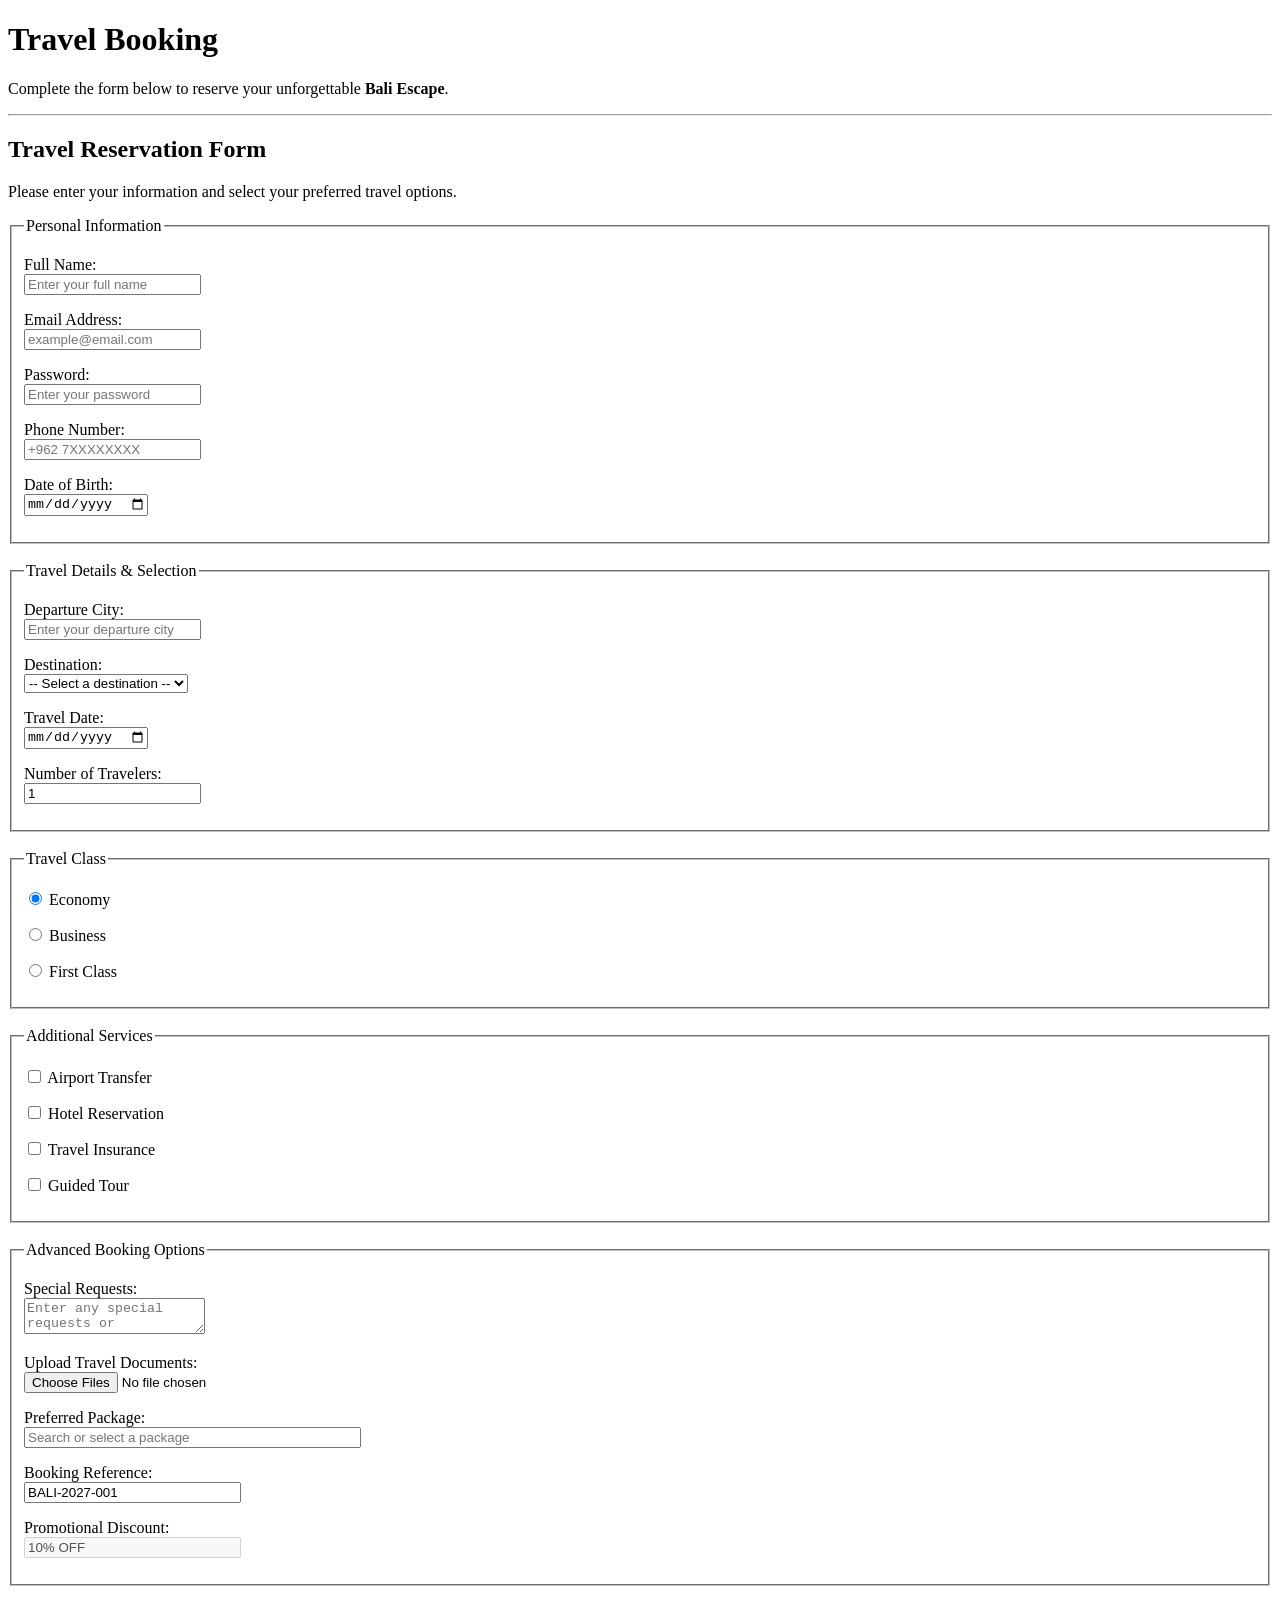
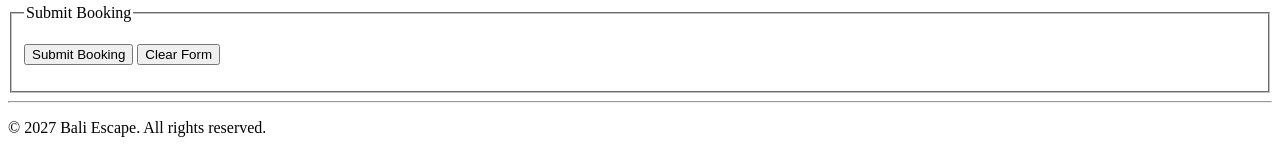
<file: html_tasks/booking.html>
<!DOCTYPE html>
<html lang="en">

<head>
<title>Bali Escape</title>
    <meta charset="UTF-8">
    <meta name="viewport" content="width=device-width, initial-scale=1.0">
    <meta name="description"
        content="Explore the beauty of Bali with Bali Escape. Discover destinations, travel information, hotels, flights, and travel packages.">
    <meta name="keywords"
        content="Bali, Bali Escape, Bali travel, Bali tourism, Indonesia, travel booking, Bali vacation">
    <link rel="icon" type="image/png" href="favicon.png">
</head>


<body>

    <header>

        <h1> Travel Booking</h1>

        <p>
            Complete the form below to reserve your unforgettable
            <strong>Bali Escape</strong>.
        </p>


    </header>

    <hr>

   
    <main>

        <section>

            <h2>Travel Reservation Form</h2>

            <p>
                Please enter your information and select your preferred
                travel options.
            </p>

            <form action="booking.html"
                  method="post"
                  target="_self"
                  autocomplete="on">

          
                <fieldset>

                    <legend>Personal Information</legend>

                    <p>
                        <label for="full-name">
                            Full Name:
                        </label>
                        <br>

                        <input type="text"
                               id="full-name"
                               name="full_name"
                            
                               placeholder="Enter your full name"
                               required>
                    </p>

                    <p>
                        <label for="email">
                            Email Address:
                        </label>
                        <br>

                        <input type="email"
                               id="email"
                               name="email"
                               placeholder="example@email.com"
                               required>
                    </p>

                    <p>
                        <label for="password">
                            Password:
                        </label>
                        <br>

                        <input type="password"
                               id="password"
                               name="password"
                               placeholder="Enter your password"
                               required>
                    </p>

                    <p>
                        <label for="phone">
                            Phone Number:
                        </label>
                        <br>

                        <input type="tel"
                               id="phone"
                               name="phone"
                        
                               placeholder="+962 7XXXXXXXX"
                               required>
                    </p>

                    <p>
                        <label for="dob">
                            Date of Birth:
                        </label>
                        <br>

                        <input type="date"
                               id="dob"
                               name="date_of_birth"
                               required>
                    </p>

                </fieldset>

                <br>


                <fieldset>

                    <legend>Travel Details & Selection</legend>

                    <p>
                        <label for="departure-city">
                            Departure City:
                        </label>
                        <br>

                        <input type="text"
                               id="departure-city"
                               name="departure_city"
                             
                               placeholder="Enter your departure city"
                               required>
                    </p>

                    <p>
                        <label for="destination">
                            Destination:
                        </label>
                        <br>

                        <select id="destination"
                                name="destination"
                                required>

                            <option value="">
                                -- Select a destination --
                            </option>

                            <optgroup label="Asia">

                                <option value="bali">
                                    Bali, Indonesia
                                </option>

                                <option value="tokyo">
                                    Tokyo, Japan
                                </option>

                                <option value="bangkok">
                                    Bangkok, Thailand
                                </option>

                            </optgroup>

                            <optgroup label="Europe">

                                <option value="paris">
                                    Paris, France
                                </option>

                                <option value="rome">
                                    Rome, Italy
                                </option>

                            </optgroup>

                            <optgroup label="Middle East">

                                <option value="dubai">
                                    Dubai, UAE
                                </option>

                                <option value="amman">
                                    Amman, Jordan
                                </option>

                            </optgroup>

                        </select>
                    </p>

                    <p>
                        <label for="travel-date">
                            Travel Date:
                        </label>
                        <br>

                        <input type="date"
                               id="travel-date"
                               name="travel_date"
                               required>
                    </p>

                    <p>
                        <label for="travelers">
                            Number of Travelers:
                        </label>
                        <br>

                        <input type="number"
                               id="travelers"
                               name="number_of_travelers"
                
                               value="1"
                               required>
                    </p>

                </fieldset>

                <br>

                <fieldset>

                    <legend>Travel Class</legend>

                    <p>
                        <input type="radio"
                               id="economy"
                               name="travel_class"
                               value="economy"
                               checked
                               required>

                        <label for="economy">
                            Economy
                        </label>
                    </p>

                    <p>
                        <input type="radio"
                               id="business"
                               name="travel_class"
                               value="business">

                        <label for="business">
                            Business
                        </label>
                    </p>

                    <p>
                        <input type="radio"
                               id="first-class"
                               name="travel_class"
                               value="first-class">

                        <label for="first-class">
                            First Class
                        </label>
                    </p>

                </fieldset>

                <br>

           
                <fieldset>

                    <legend>Additional Services</legend>

                    <p>
                        <input type="checkbox"
                               id="airport-transfer"
                               name="services"
                               value="airport-transfer">

                        <label for="airport-transfer">
                            Airport Transfer
                        </label>
                    </p>

                    <p>
                        <input type="checkbox"
                               id="hotel"
                               name="services"
                               value="hotel-reservation">

                        <label for="hotel">
                            Hotel Reservation
                        </label>
                    </p>

                    <p>
                        <input type="checkbox"
                               id="insurance"
                               name="services"
                               value="travel-insurance">

                        <label for="insurance">
                            Travel Insurance
                        </label>
                    </p>

                    <p>
                        <input type="checkbox"
                               id="guided-tour"
                               name="services"
                               value="guided-tour">

                        <label for="guided-tour">
                            Guided Tour
                        </label>
                    </p>

                </fieldset>

                <br>

                <fieldset>

                    <legend>Advanced Booking Options</legend>

              
                    <p>
                        <label for="requests">
                            Special Requests:
                        </label>
                        <br>

                        <textarea id="requests"
                                  name="special_requests"
                                
                                  placeholder="Enter any special requests or additional information..."></textarea>
                    </p>

               
                    <p>
                        <label for="documents">
                            Upload Travel Documents:
                        </label>
                        <br>

                        <input type="file"
                               id="documents"
                               name="documents"
                               multiple
                               required>
                    </p>

                  
                    <p>
                        <label for="package">
                            Preferred Package:
                        </label>
                        <br>

                        <input type="search"
                               id="package"
                               name="preferred_package"
                               list="packages"
                               size="40"
                               maxlength="50"
                               placeholder="Search or select a package"
                               required>

                        <datalist id="packages">

                            <option value="Standard">
                            <option value="Premium">
                            <option value="Luxury">

                        </datalist>

                    </p>

               
                    <p>
                        <label for="booking-reference">
                            Booking Reference:
                        </label>
                        <br>

                        <input type="text"
                               id="booking-reference"
                               name="booking_reference"
                               value="BALI-2027-001"
                               readonly
                               size="25">
                    </p>

            
                    <p>
                        <label for="discount">
                            Promotional Discount:
                        </label>
                        <br>

                        <input type="text"
                               id="discount"
                               name="promotional_discount"
                               value="10% OFF"
                               disabled
                               size="25">
                    </p>

                </fieldset>

                <br>

                <fieldset>

                    <legend>Submit Booking</legend>

                    <p>
                        <input type="submit"
                               value="Submit Booking">

                        <input type="reset"
                               value="Clear Form">
                    </p>

                </fieldset>

            </form>

        </section>

    </main>

    <hr>

    <footer>

        <p>
            &copy; 2027 Bali Escape. All rights reserved.
        </p>

    

    </footer>

</body>

</html>
</file>
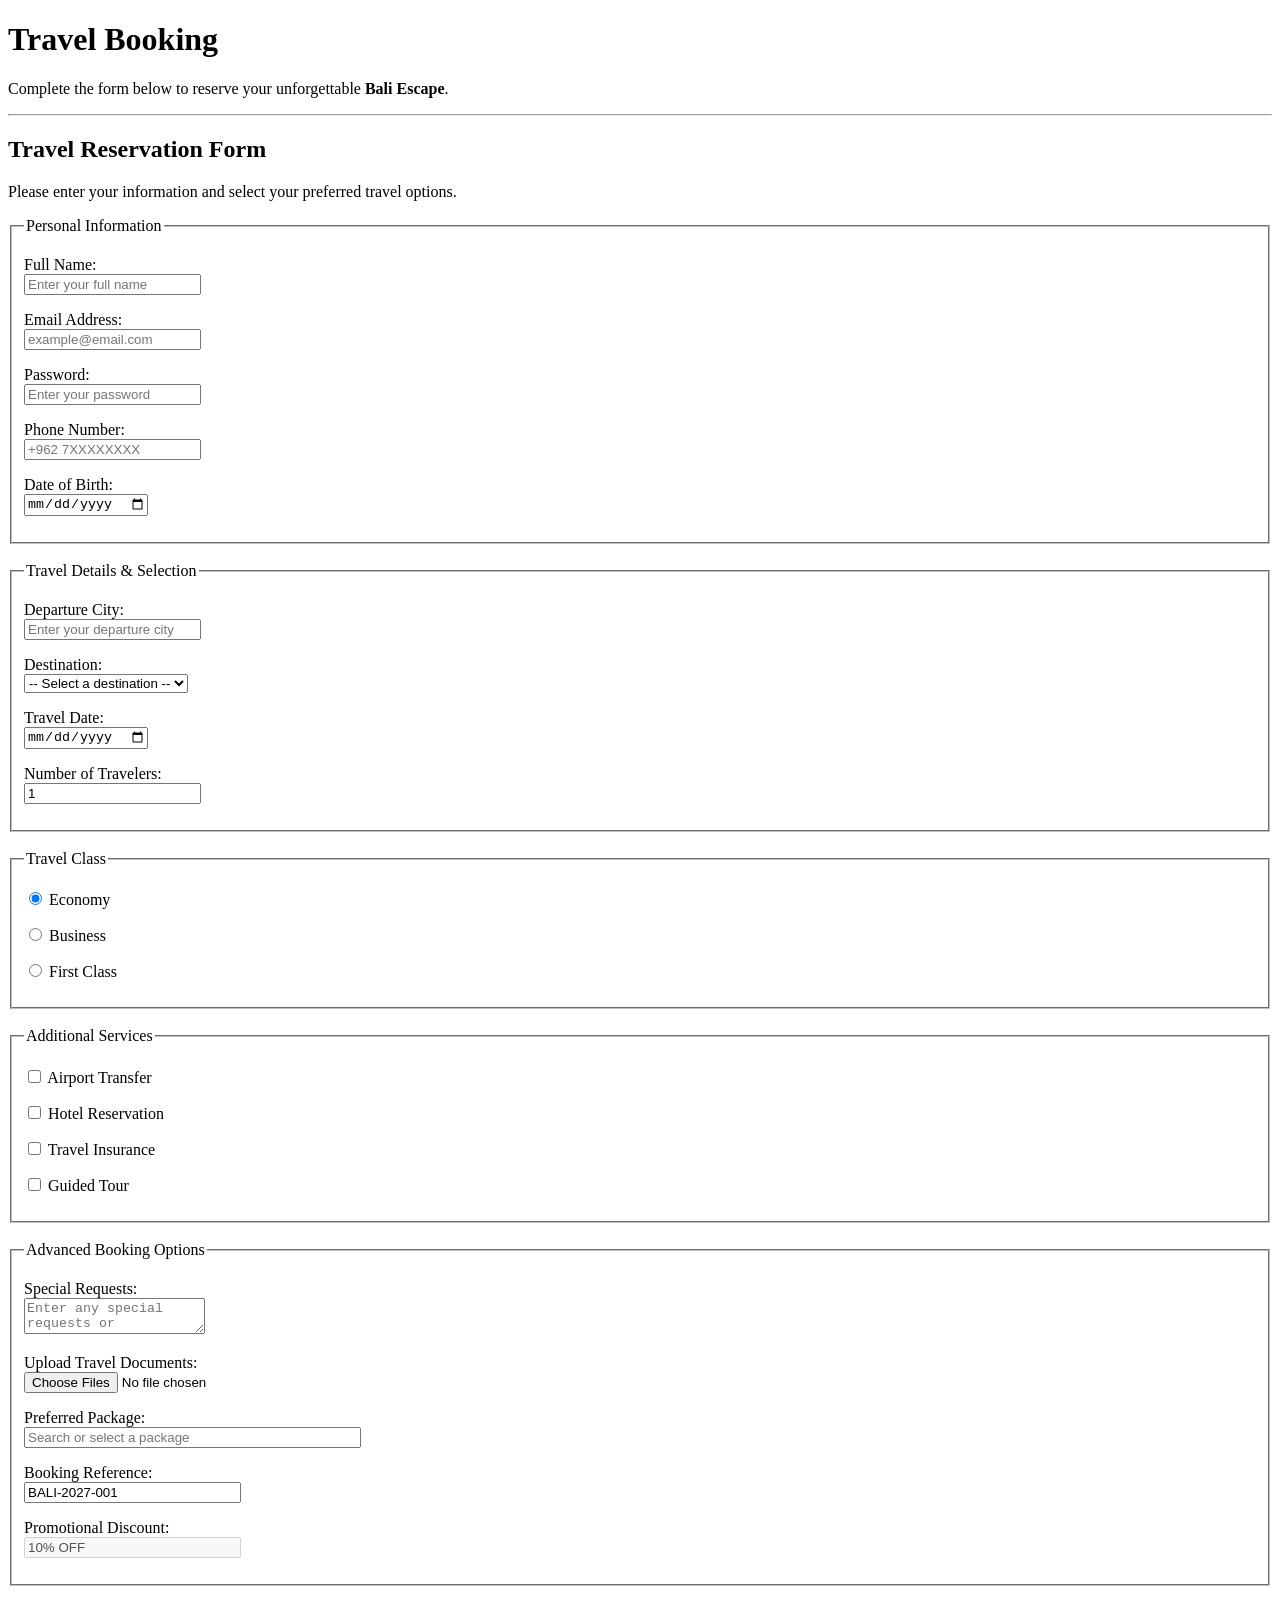
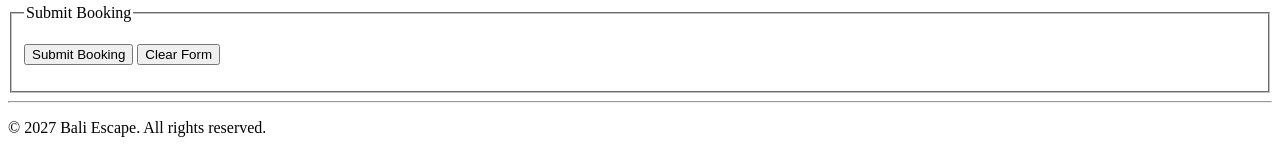
<file: task 1(booking page-bali)/booking.html>
<!DOCTYPE html>
<html lang="en">

<head>
<title>Bali Escape</title>
    <meta charset="UTF-8">
    <meta name="viewport" content="width=device-width, initial-scale=1.0">
    <meta name="description"
        content="Explore the beauty of Bali with Bali Escape. Discover destinations, travel information, hotels, flights, and travel packages.">
    <meta name="keywords"
        content="Bali, Bali Escape, Bali travel, Bali tourism, Indonesia, travel booking, Bali vacation">
    <link rel="icon" type="image/png" href="favicon.png">
</head>


<body>

    <header>

        <h1> Travel Booking</h1>

        <p>
            Complete the form below to reserve your unforgettable
            <strong>Bali Escape</strong>.
        </p>


    </header>

    <hr>

   
    <main>

        <section>

            <h2>Travel Reservation Form</h2>

            <p>
                Please enter your information and select your preferred
                travel options.
            </p>

            <form action="booking.html"
                  method="post"
                  target="_self"
                  autocomplete="on">

          
                <fieldset>

                    <legend>Personal Information</legend>

                    <p>
                        <label for="full-name">
                            Full Name:
                        </label>
                        <br>

                        <input type="text"
                               id="full-name"
                               name="full_name"
                            
                               placeholder="Enter your full name"
                               required>
                    </p>

                    <p>
                        <label for="email">
                            Email Address:
                        </label>
                        <br>

                        <input type="email"
                               id="email"
                               name="email"
                               placeholder="example@email.com"
                               required>
                    </p>

                    <p>
                        <label for="password">
                            Password:
                        </label>
                        <br>

                        <input type="password"
                               id="password"
                               name="password"
                               placeholder="Enter your password"
                               required>
                    </p>

                    <p>
                        <label for="phone">
                            Phone Number:
                        </label>
                        <br>

                        <input type="tel"
                               id="phone"
                               name="phone"
                        
                               placeholder="+962 7XXXXXXXX"
                               required>
                    </p>

                    <p>
                        <label for="dob">
                            Date of Birth:
                        </label>
                        <br>

                        <input type="date"
                               id="dob"
                               name="date_of_birth"
                               required>
                    </p>

                </fieldset>

                <br>


                <fieldset>

                    <legend>Travel Details & Selection</legend>

                    <p>
                        <label for="departure-city">
                            Departure City:
                        </label>
                        <br>

                        <input type="text"
                               id="departure-city"
                               name="departure_city"
                             
                               placeholder="Enter your departure city"
                               required>
                    </p>

                    <p>
                        <label for="destination">
                            Destination:
                        </label>
                        <br>

                        <select id="destination"
                                name="destination"
                                required>

                            <option value="">
                                -- Select a destination --
                            </option>

                            <optgroup label="Asia">

                                <option value="bali">
                                    Bali, Indonesia
                                </option>

                                <option value="tokyo">
                                    Tokyo, Japan
                                </option>

                                <option value="bangkok">
                                    Bangkok, Thailand
                                </option>

                            </optgroup>

                            <optgroup label="Europe">

                                <option value="paris">
                                    Paris, France
                                </option>

                                <option value="rome">
                                    Rome, Italy
                                </option>

                            </optgroup>

                            <optgroup label="Middle East">

                                <option value="dubai">
                                    Dubai, UAE
                                </option>

                                <option value="amman">
                                    Amman, Jordan
                                </option>

                            </optgroup>

                        </select>
                    </p>

                    <p>
                        <label for="travel-date">
                            Travel Date:
                        </label>
                        <br>

                        <input type="date"
                               id="travel-date"
                               name="travel_date"
                               required>
                    </p>

                    <p>
                        <label for="travelers">
                            Number of Travelers:
                        </label>
                        <br>

                        <input type="number"
                               id="travelers"
                               name="number_of_travelers"
                
                               value="1"
                               required>
                    </p>

                </fieldset>

                <br>

                <fieldset>

                    <legend>Travel Class</legend>

                    <p>
                        <input type="radio"
                               id="economy"
                               name="travel_class"
                               value="economy"
                               checked
                               required>

                        <label for="economy">
                            Economy
                        </label>
                    </p>

                    <p>
                        <input type="radio"
                               id="business"
                               name="travel_class"
                               value="business">

                        <label for="business">
                            Business
                        </label>
                    </p>

                    <p>
                        <input type="radio"
                               id="first-class"
                               name="travel_class"
                               value="first-class">

                        <label for="first-class">
                            First Class
                        </label>
                    </p>

                </fieldset>

                <br>

           
                <fieldset>

                    <legend>Additional Services</legend>

                    <p>
                        <input type="checkbox"
                               id="airport-transfer"
                               name="services"
                               value="airport-transfer">

                        <label for="airport-transfer">
                            Airport Transfer
                        </label>
                    </p>

                    <p>
                        <input type="checkbox"
                               id="hotel"
                               name="services"
                               value="hotel-reservation">

                        <label for="hotel">
                            Hotel Reservation
                        </label>
                    </p>

                    <p>
                        <input type="checkbox"
                               id="insurance"
                               name="services"
                               value="travel-insurance">

                        <label for="insurance">
                            Travel Insurance
                        </label>
                    </p>

                    <p>
                        <input type="checkbox"
                               id="guided-tour"
                               name="services"
                               value="guided-tour">

                        <label for="guided-tour">
                            Guided Tour
                        </label>
                    </p>

                </fieldset>

                <br>

                <fieldset>

                    <legend>Advanced Booking Options</legend>

              
                    <p>
                        <label for="requests">
                            Special Requests:
                        </label>
                        <br>

                        <textarea id="requests"
                                  name="special_requests"
                                
                                  placeholder="Enter any special requests or additional information..."></textarea>
                    </p>

               
                    <p>
                        <label for="documents">
                            Upload Travel Documents:
                        </label>
                        <br>

                        <input type="file"
                               id="documents"
                               name="documents"
                               multiple
                               required>
                    </p>

                  
                    <p>
                        <label for="package">
                            Preferred Package:
                        </label>
                        <br>

                        <input type="search"
                               id="package"
                               name="preferred_package"
                               list="packages"
                               size="40"
                               maxlength="50"
                               placeholder="Search or select a package"
                               required>

                        <datalist id="packages">

                            <option value="Standard">
                            <option value="Premium">
                            <option value="Luxury">

                        </datalist>

                    </p>

               
                    <p>
                        <label for="booking-reference">
                            Booking Reference:
                        </label>
                        <br>

                        <input type="text"
                               id="booking-reference"
                               name="booking_reference"
                               value="BALI-2027-001"
                    
                               size="25">
                    </p>

            
                    <p>
                        <label for="discount">
                            Promotional Discount:
                        </label>
                        <br>

                        <input type="text"
                               id="discount"
                               name="promotional_discount"
                               value="10% OFF"
                               disabled
                               size="25">
                    </p>

                </fieldset>

                <br>

                <fieldset>

                    <legend>Submit Booking</legend>

                    <p>
                        <input type="submit"
                               value="Submit Booking">

                        <input type="reset"
                               value="Clear Form">
                    </p>

                </fieldset>

            </form>

        </section>

    </main>

    <hr>

    <footer>

        <p>
            &copy; 2027 Bali Escape. All rights reserved.
        </p>

    

    </footer>

</body>

</html>
</file>
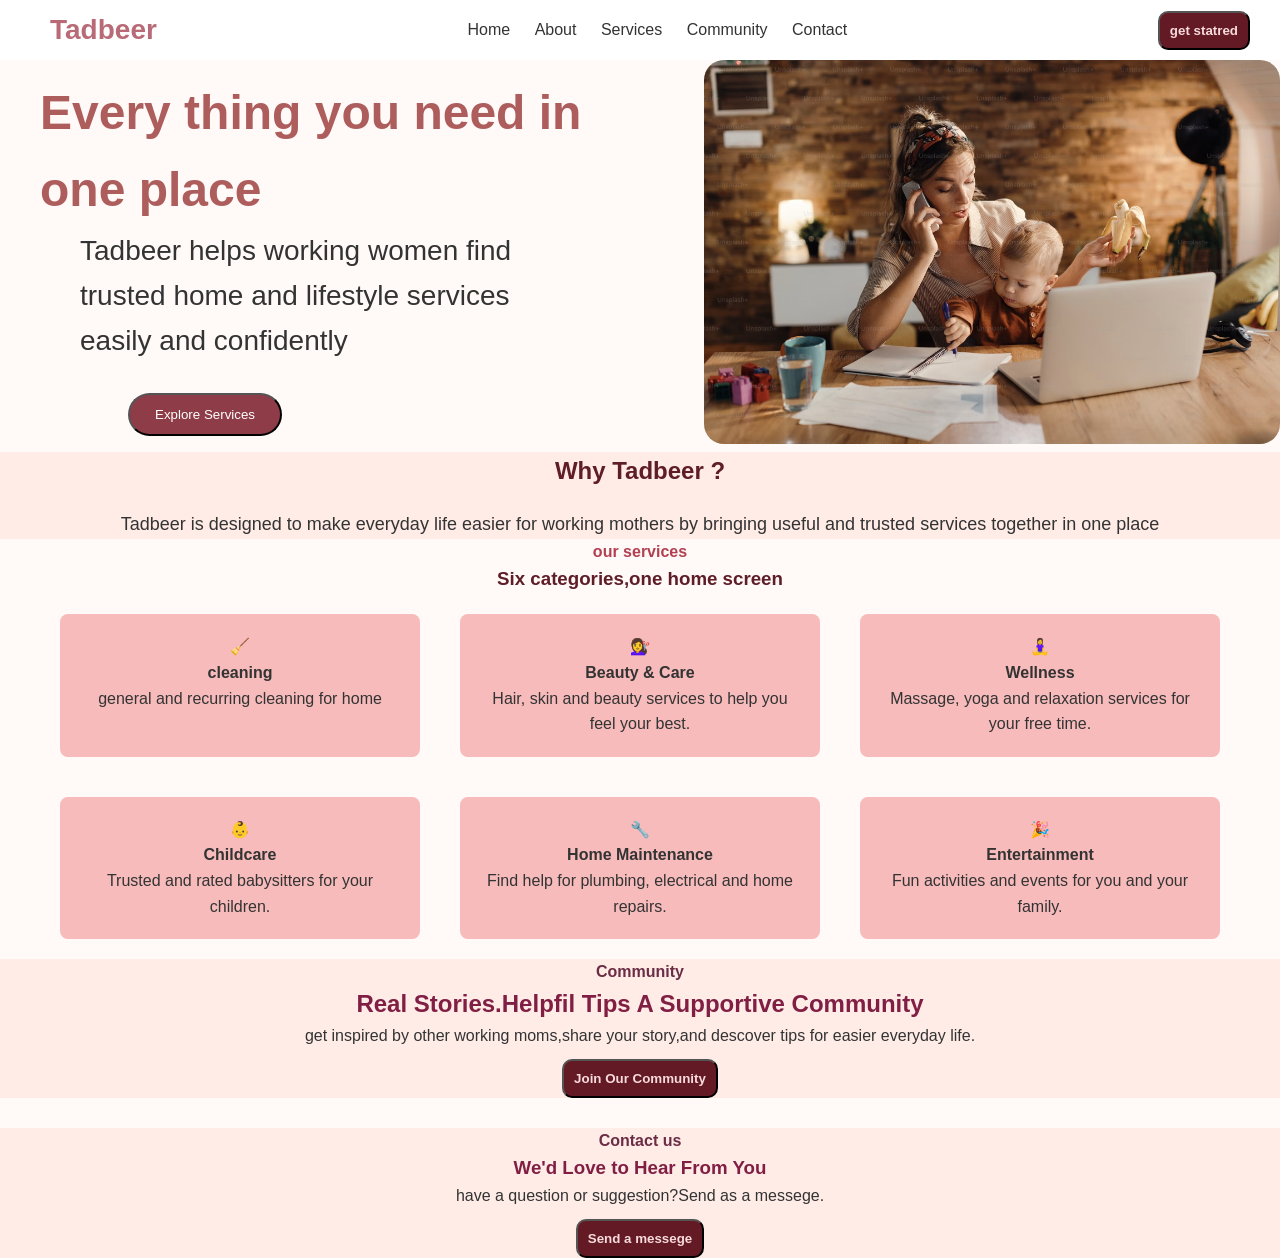
<file: task 3(home page-working mama website)/home.html>
<!DOCTYPE html>
<html lang="en">
<head>
    <meta charset="UTF-8">
    <meta name="viewport" content="width=device-width, initial-scale=1.0">
    <title>Tadbeer</title>
  <link rel = "stylesheet" href="homepage.css" >
</head>
<body>

    <header >
      <div id="logo">Tadbeer</div>
      <nav >
      <a href="#homesec"> Home</a>
        <a href="#aboutsec"> About</a>
          <a href="#services">Services </a>
            <a href="#comunitysec"> Community</a>
            <a href="#Contact">Contact</a>
      </nav>
  <button class="btn2" ><a href="loppage">get statred</a> </button>
    </header>


<section class="hero">
  <div class="hero-txt"> 
    <h1>
      Every thing you need in one place
    </h1>
    <p>Tadbeer helps working women find trusted home and lifestyle services easily and confidently </p>
    <button class="btn">Explore Services</button>
  </div>
<div class="hero-img"><img src="mom.jpg"></div>
</section>


   <section class="purpos">
  <h2>Why Tadbeer ?</h2>
  <p> Tadbeer is designed to make everyday life easier for working mothers by bringing useful and trusted services together in one place</p>
</section>


<section class="services">

    <div class="services-txt">
      <h4>our services</h4>
       <h3> Six categories,one home screen</h3>
  </div>

     <section class="cards-sec">
        <div class="cards">
   🧹
<h4>cleaning</h4>
<p>general and recurring cleaning for home</p>
   </div>
 
   
   <div class="cards">
   💇‍♀️
<h4>Beauty & Care</h4>
<p>Hair, skin and beauty services to help you feel your best.</p>
   </div>
  

   <div class="cards">
   🧘‍♀️
<h4>Wellness</h4>
<p> Massage, yoga and relaxation services for your free time.</p>
   </div>
   

   <div class="cards">
   👶
<h4>Childcare</h4>
<p>  Trusted and rated babysitters for your children.</p>
   </div>
   

   <div class="cards">
   🔧
<h4>Home Maintenance</h4>
<p>Find help for plumbing, electrical and home repairs.</p>
   </div>
  

   <div class="cards">
   🎉
<h4>Entertainment</h4>
<p>Fun activities and events for you and your family.
                </p>
   </div>
     </section>
           </section>

           
   <section class="community">
  <h4>Community</h4>
  <h2> Real Stories.Helpfil Tips A Supportive Community</h2>
  <p>get inspired by other working moms,share your story,and descover tips for easier everyday life.</p>
 <button class="btn2" ><a href="#communitybtn">Join Our Community</a></button>
</section>

  <section class="contact">
  <h4>Contact us</h4>
  <h3> We'd Love to Hear From You</h3>
  <p>have a question or suggestion?Send as a messege.</p>
 <button class="btn2" ><a href="whatssap-link">Send a messege</a></button>
</section>



</body>
</html>
</file>
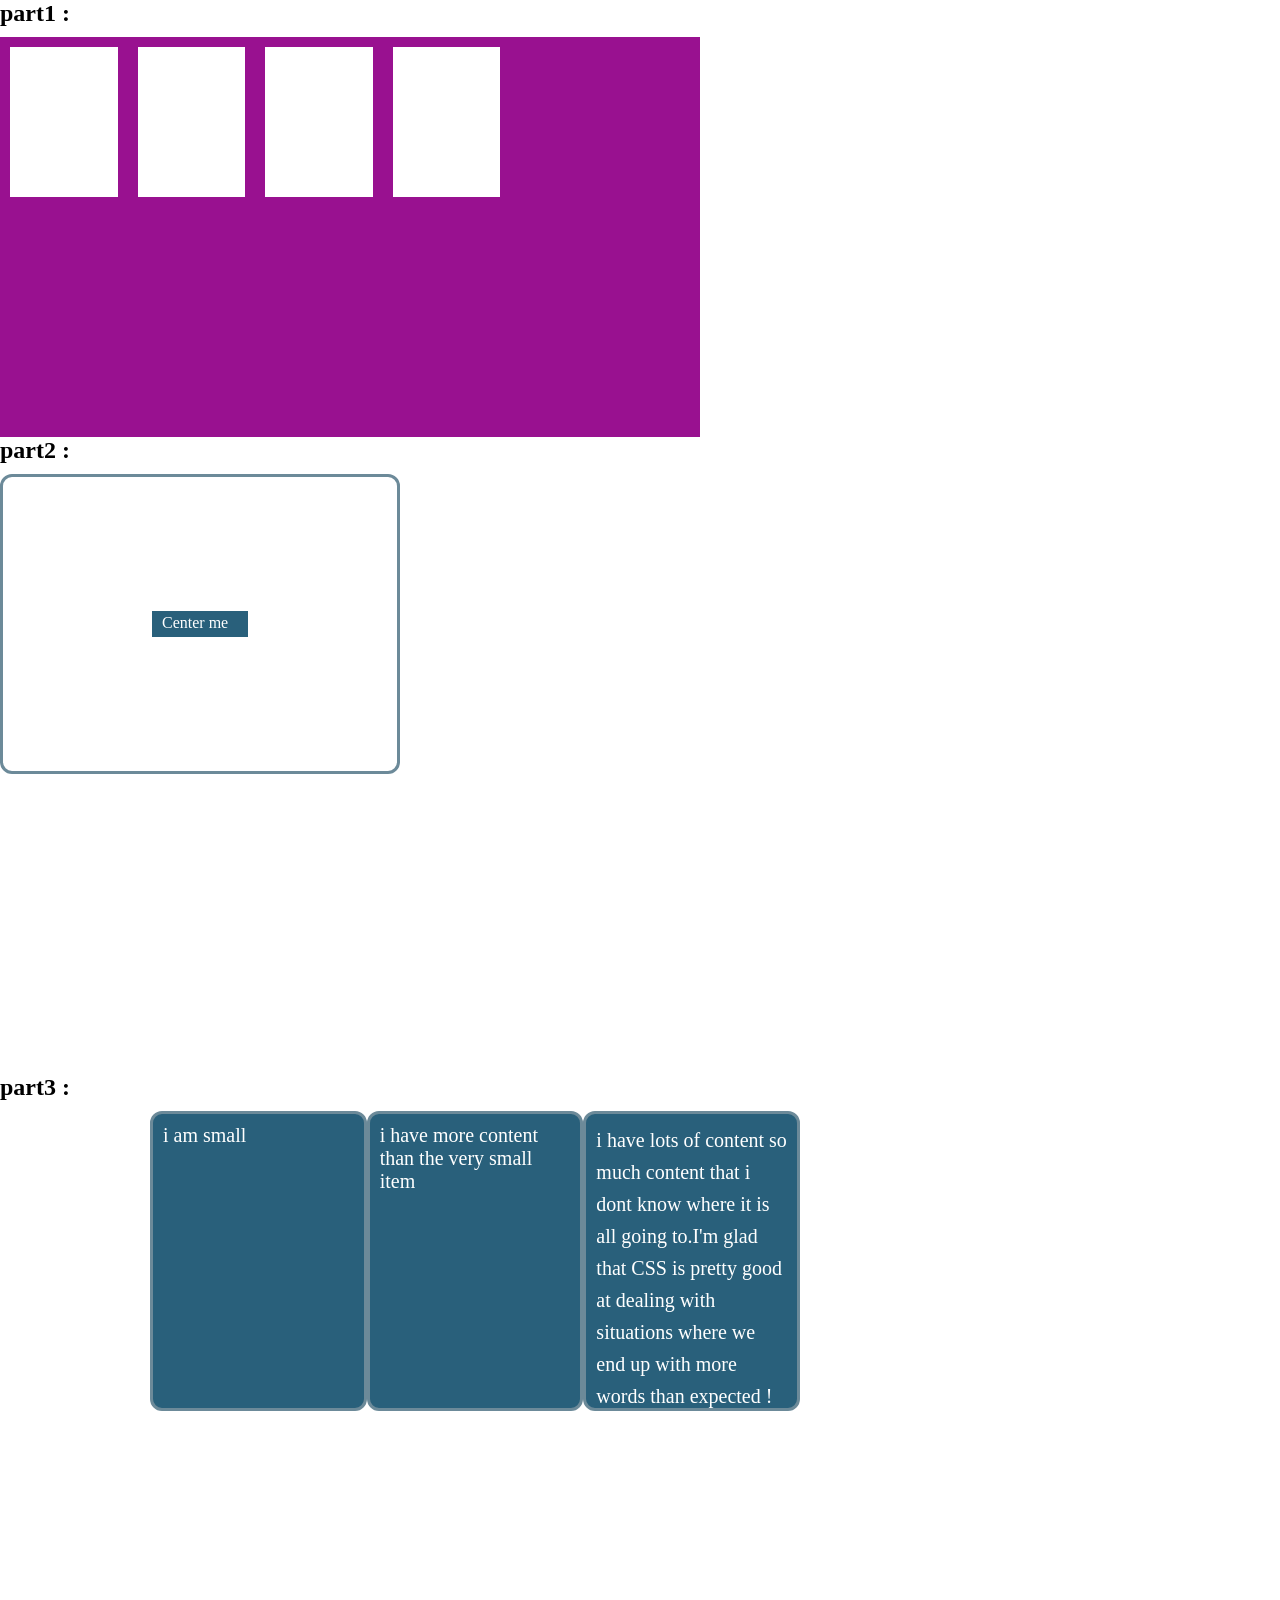
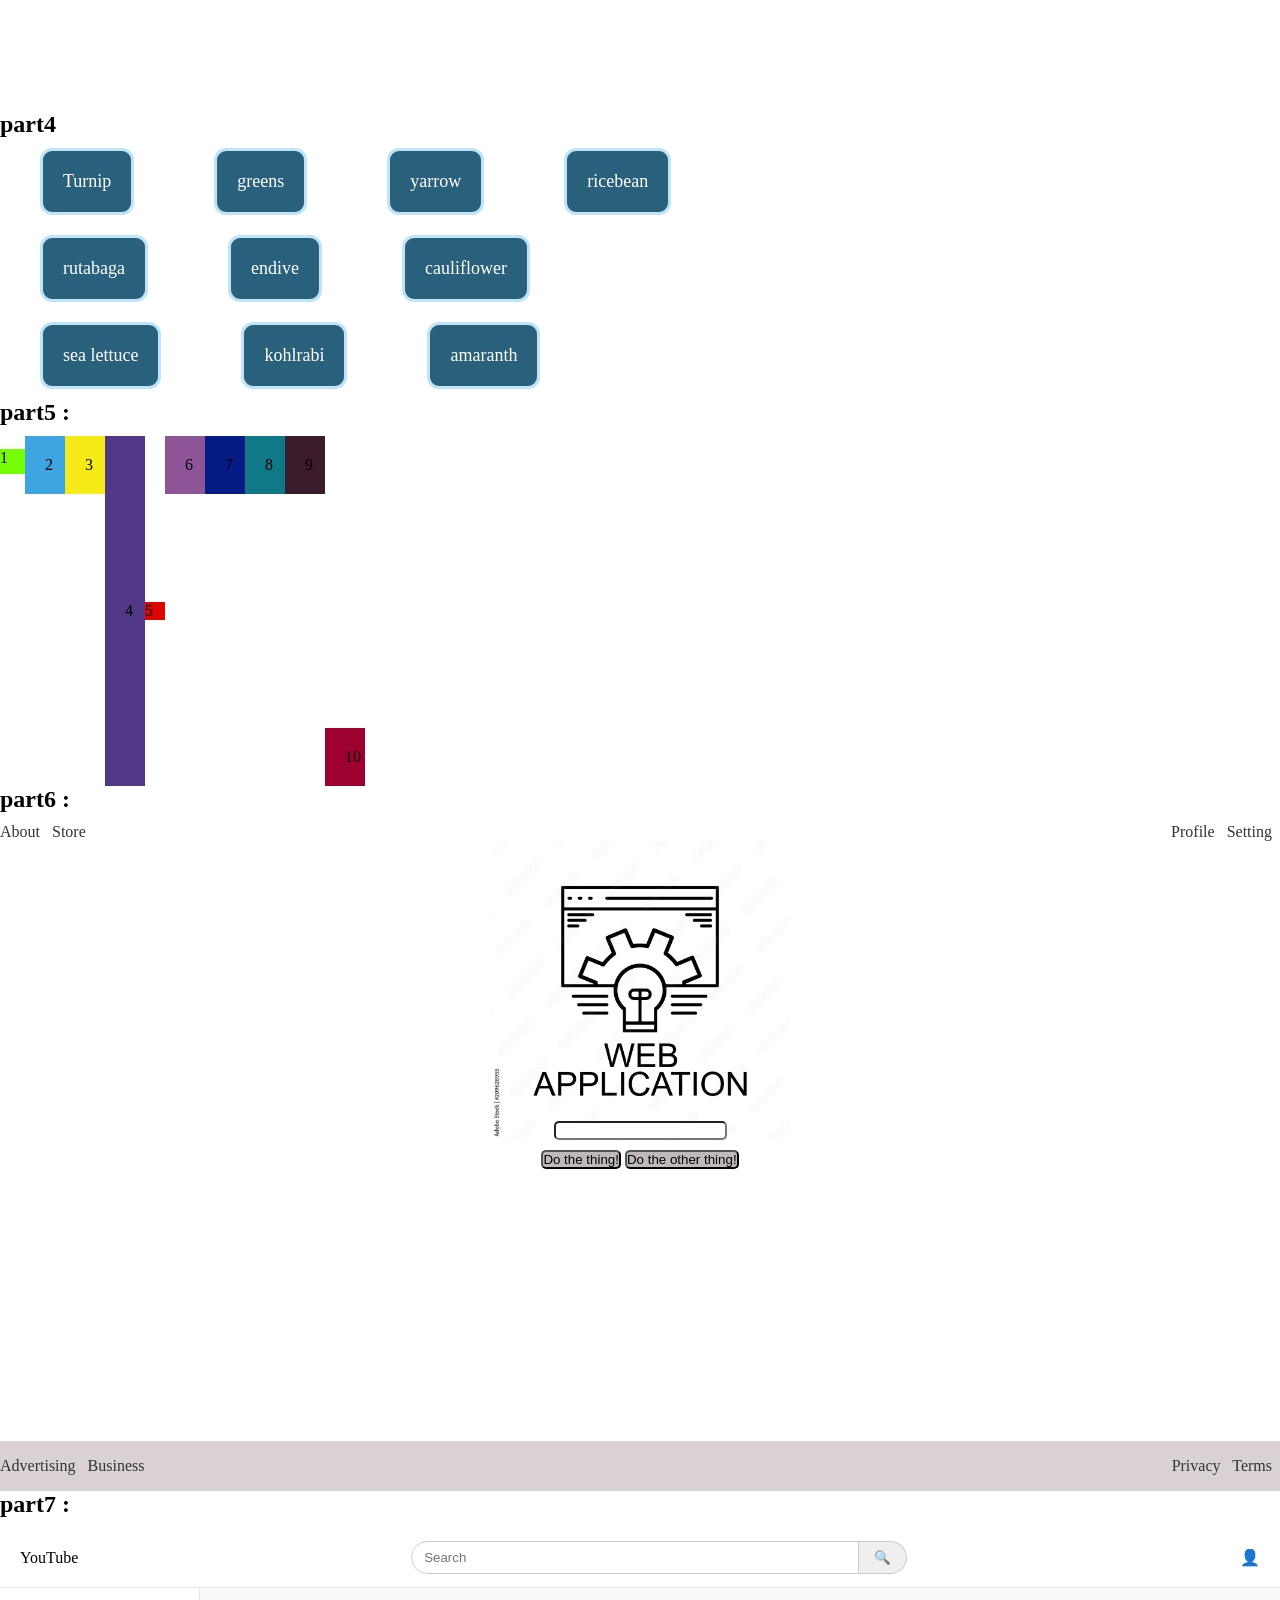
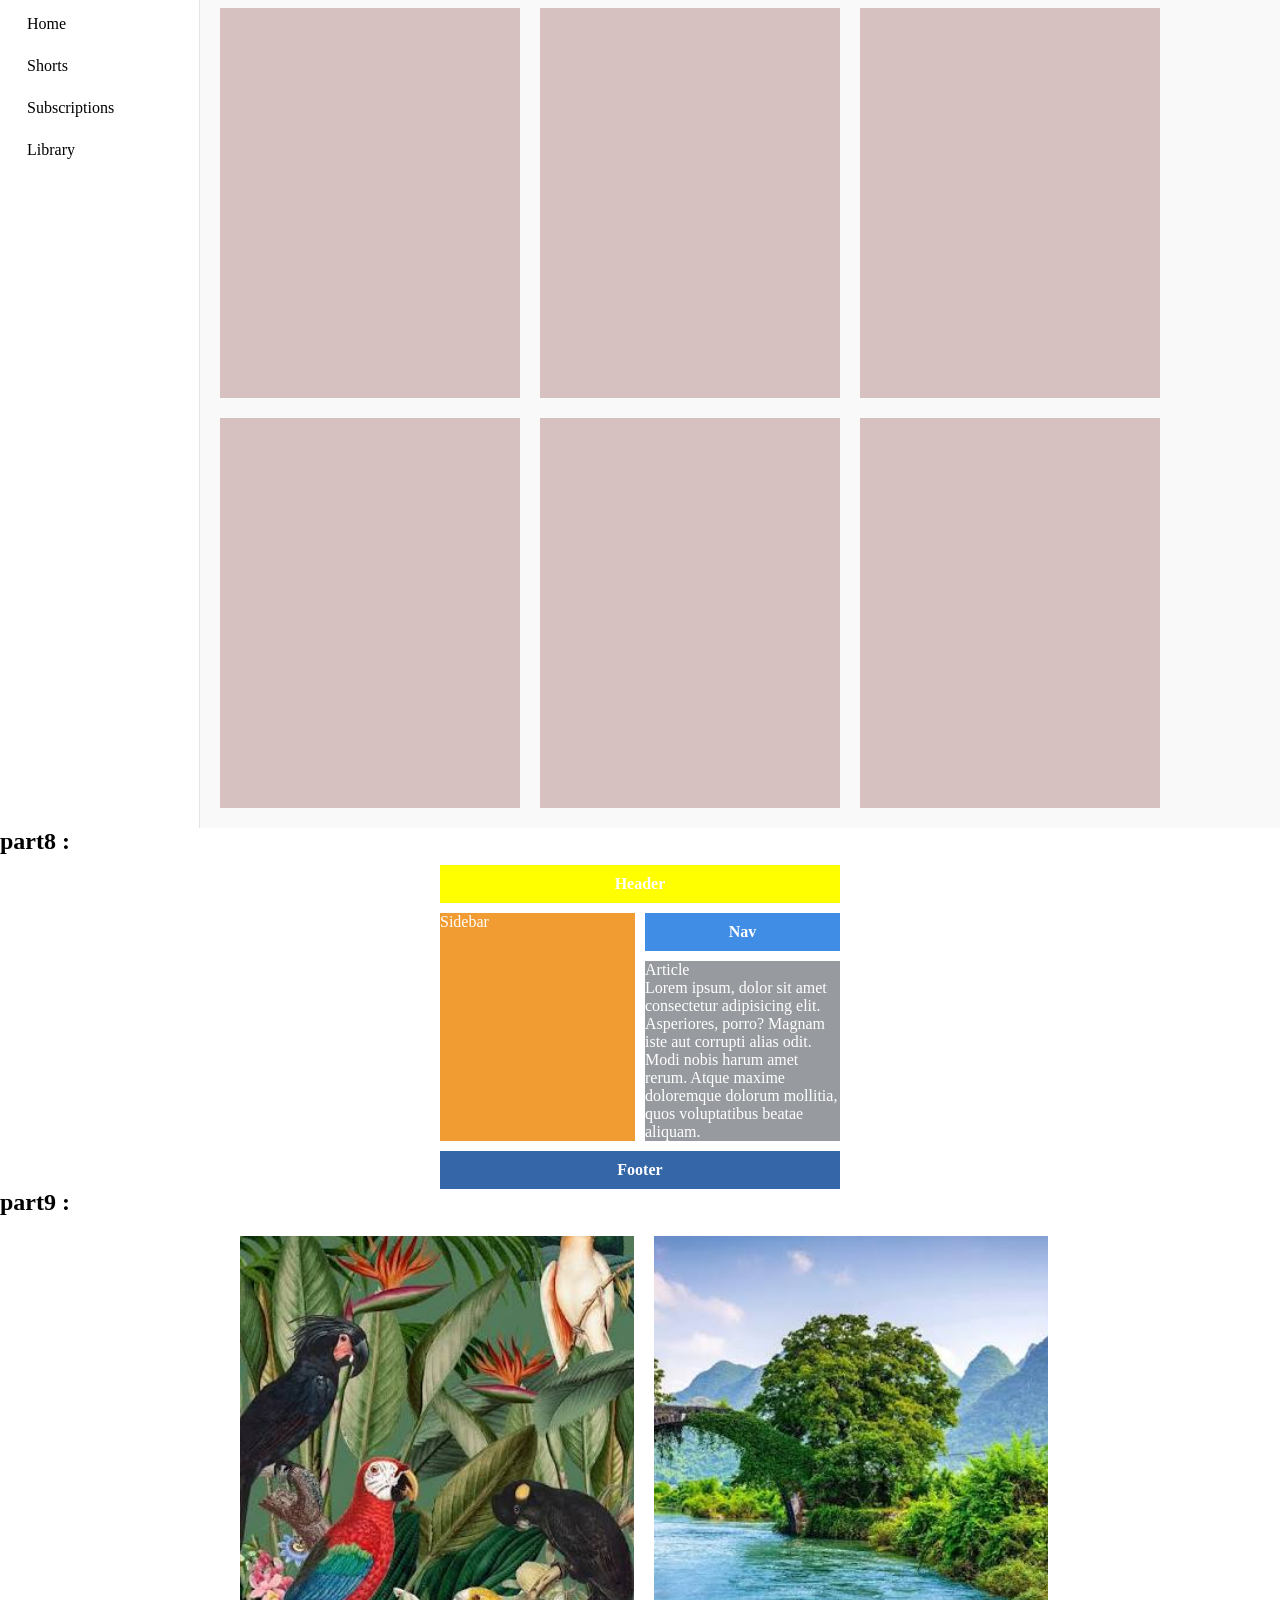
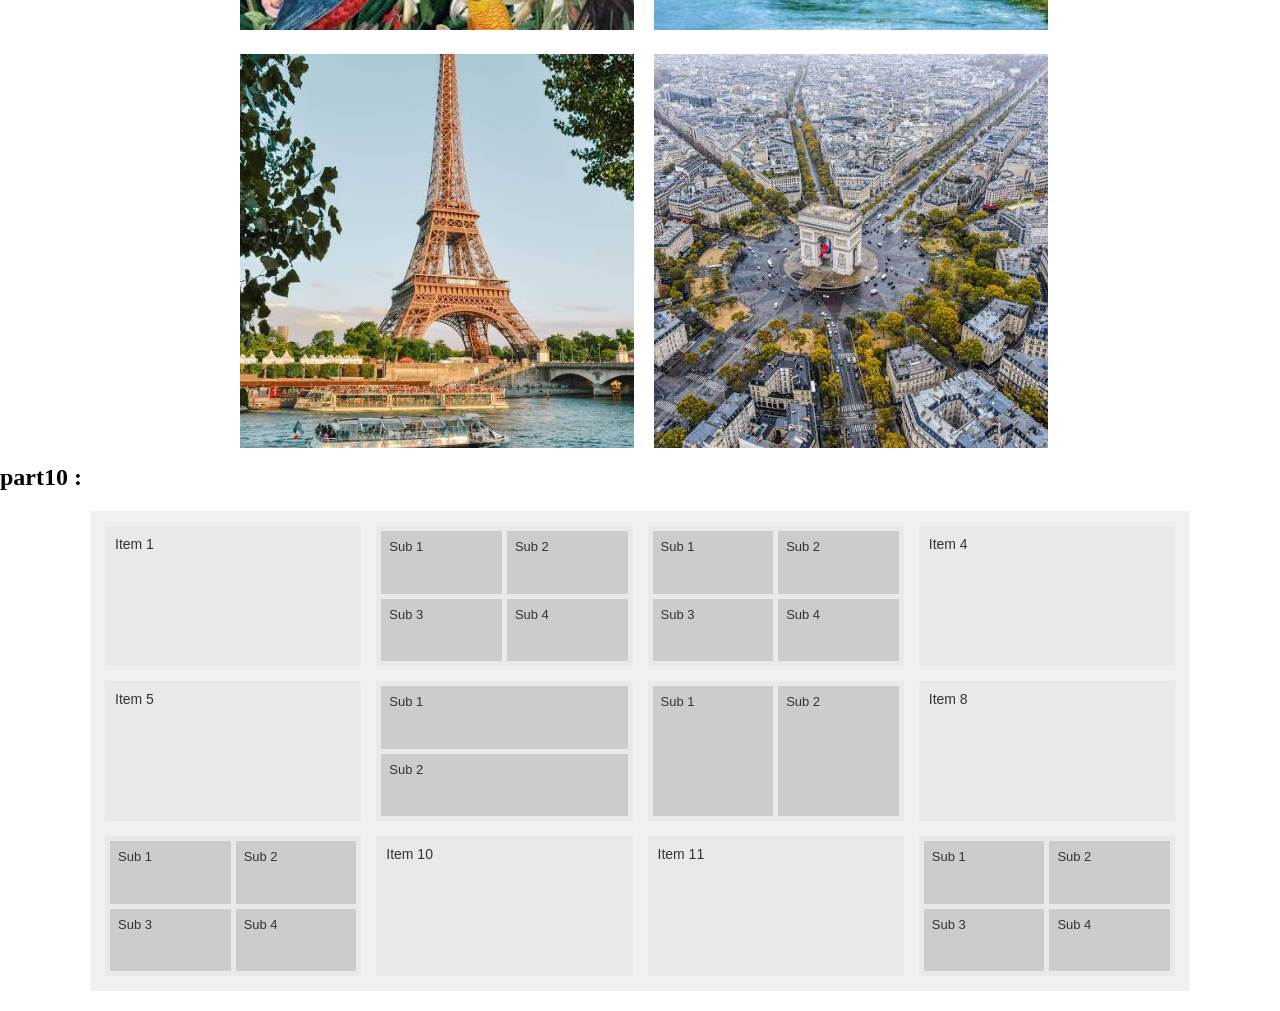
<file: task4/grid-flex.html>
<!DOCTYPE html>
<html lang="en">
<head>
    <meta charset="UTF-8">
    <meta name="viewport" content="width=device-width, initial-scale=1.0">
    <title>task 4 (grid and flexbox)</title>
    <link rel="stylesheet" href="grid-flex-design.css">
</head>
<body>
     <h2 class="headers">part1 :</h2>
    <section class="part1">
       
        <div></div>
         <div></div>
          <div></div>
           <div id="div4"></div>
           </section>
        <h2 class="headers">part2 :</h2>
        <section class="part2">
            <div id="outer">
              <div id="inner"> Center me</div>
            </div>
          </section>
   <h2 class="headers">part3 :</h2>
    <section class="part3">
       
        <div id="div1"> i am small</div>
         <div> i have more content than the very small item</div>
          <div id="div3"> i have lots of content so much content that i dont know where it is all going to.I'm glad that CSS is pretty good at dealing with situations where we end up with more words than expected !</div>
           </section>
           <h2>part4</h2>
           <section class="part4">
           
    <div>Turnip</div>
    <div >greens</div>
    <div >yarrow</div>
    <div >ricebean</div>
    <div >rutabaga</div>
    <div >endive</div>
    <div >cauliflower</div>
    <div >sea lettuce</div>
    <div >kohlrabi</div>
    <div >amaranth</div>
  
           </section>
            <h2 class="headers">part5 :</h2>
           
   

           <section class="part5">
            <div class="dc1">
       <div id="d1">1</div> </div>
    <div id="d2">
        2
    </div>
    <div id="d3" >3</div>
    <div  id="d4">4</div>
    <div  id="d5">5</div>
    <div id="d6" >6</div>
    <div id="d7" >7</div>
    <div id="d8" >8</div>
    <div id="d9">9</div>
    <div  id="d10">10</div>
  
           </section>
          <h2 class="headers">part6 :</h2> 
   
<header class="navbar">
    <div class="sec1">
        <a>About</a>
        <a>Store</a>
    </div>
     <div class="sec2">
        <a>Profile</a>
        <a>Setting</a>
    </div>
</header>
<section class="hero">
    <div class="img"><img src="webimg.jpg"></div>
<div> <input type="search" id="search" ></div>
<div class="btn">
    <button>Do the thing!</button>
      <button>Do the  other thing!</button>
</div>
</section>
   
<footer class="fbar">
    <div class="sec1">
        <a>Advertising</a>
        <a>Business</a>
    </div>
     <div class="sec2">
        <a>Privacy</a>
        <a>Terms</a>
    </div>
</footer>
 <h2 class="headers">part7 :</h2>
<section class="youtube-container">

  <header class="header">
    <div class="logo">YouTube</div>
    <div class="search-bar">
      <input type="text" placeholder="Search" />
      <button>🔍</button>
    </div>
    <div class="icons">👤</div>
  </header>


  <aside class="sidebar">
    <ul>
      <li>Home</li>
      <li>Shorts</li>
      <li>Subscriptions</li>
      <li>Library</li>
    </ul>
  </aside>

  <main class="video-grid">
<div ></div>
<div></div>
<div></div>
<div></div>
<div></div>
<div></div>

  
  </main>
</section>
<h2 class="headers">part8 :</h2>
<section  class="grid1">
<div id="headcell">Header</div>
<div id="sb">Sidebar</div>
<div id="nav">Nav</div>
<div id="article">Article
    <p> Lorem ipsum, dolor sit amet consectetur adipisicing elit. Asperiores, porro? Magnam iste aut corrupti alias odit. Modi nobis harum amet rerum. Atque maxime doloremque dolorum mollitia, quos voluptatibus beatae aliquam.</p>
</div>
<div id="footer">Footer</div>
</section>
<h2 class="headers">part9 :</h2>
<section class="p9">
    <div><img src="wall1.jpg"></div>
      <div><img src="wall2.jpg"></div>
        <div><img src="wall3.jpg"></div>
          <div><img src="wall4.jpg"></div>
</section>
<h2 class="headers">part10 :</h2>
<section class="main-grid">

  <div class="item">Item 1</div>
  <div class="item sub-grid-4">
    <div>Sub 1</div><div>Sub 2</div>
    <div>Sub 3</div><div>Sub 4</div>
  </div>
  <div class="item sub-grid-4">
    <div>Sub 1</div><div>Sub 2</div>
    <div>Sub 3</div><div>Sub 4</div>
  </div>
  <div class="item">Item 4</div>


  <div class="item">Item 5</div>
  <div class="item sub-grid-rows">
    <div>Sub 1</div>
    <div>Sub 2</div>
  </div>
  <div class="item sub-grid-cols">
    <div>Sub 1</div>
    <div>Sub 2</div>
  </div>
  <div class="item">Item 8</div>

  <div class="item sub-grid-4">
    <div>Sub 1</div><div>Sub 2</div>
    <div>Sub 3</div><div>Sub 4</div>
  </div>
  <div class="item">Item 10</div>
  <div class="item">Item 11</div>
  <div class="item sub-grid-4">
    <div>Sub 1</div><div>Sub 2</div>
    <div>Sub 3</div><div>Sub 4</div>
  </div>
</section>
</body>
</html>
</file>
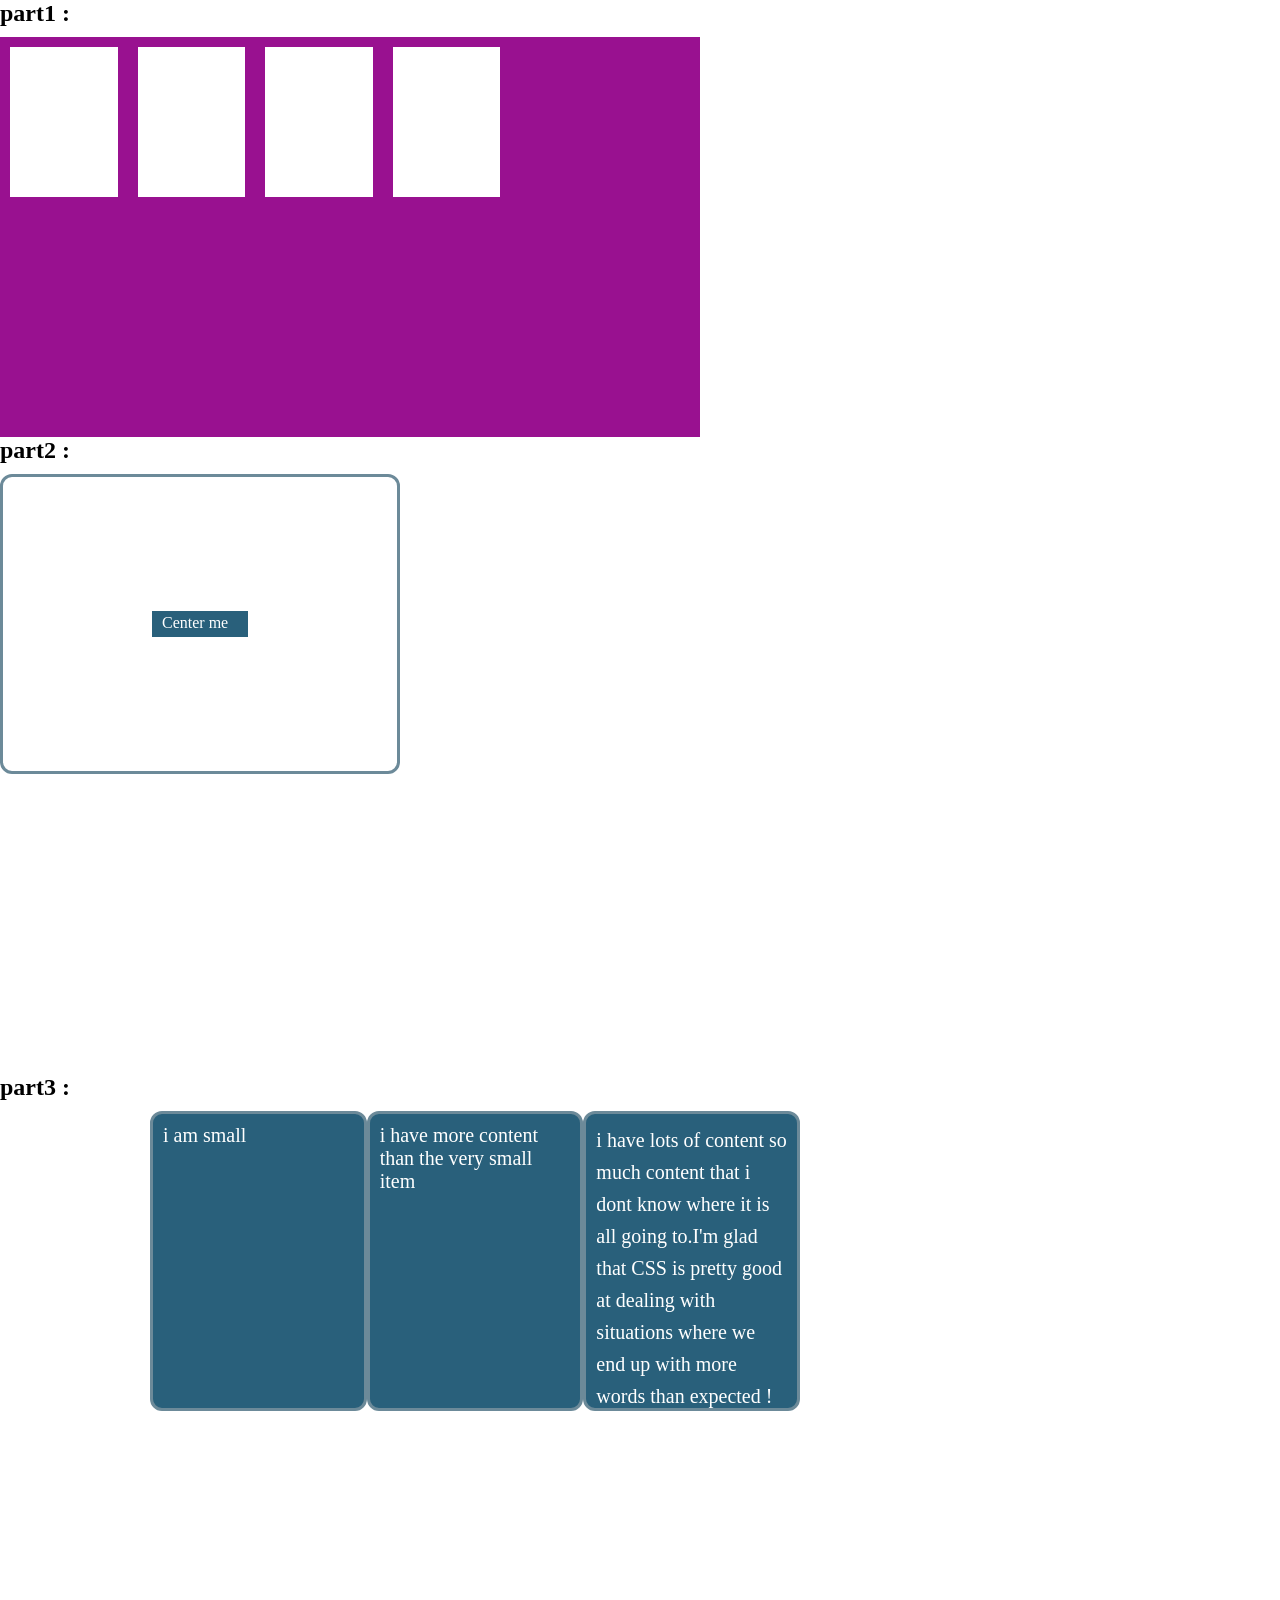
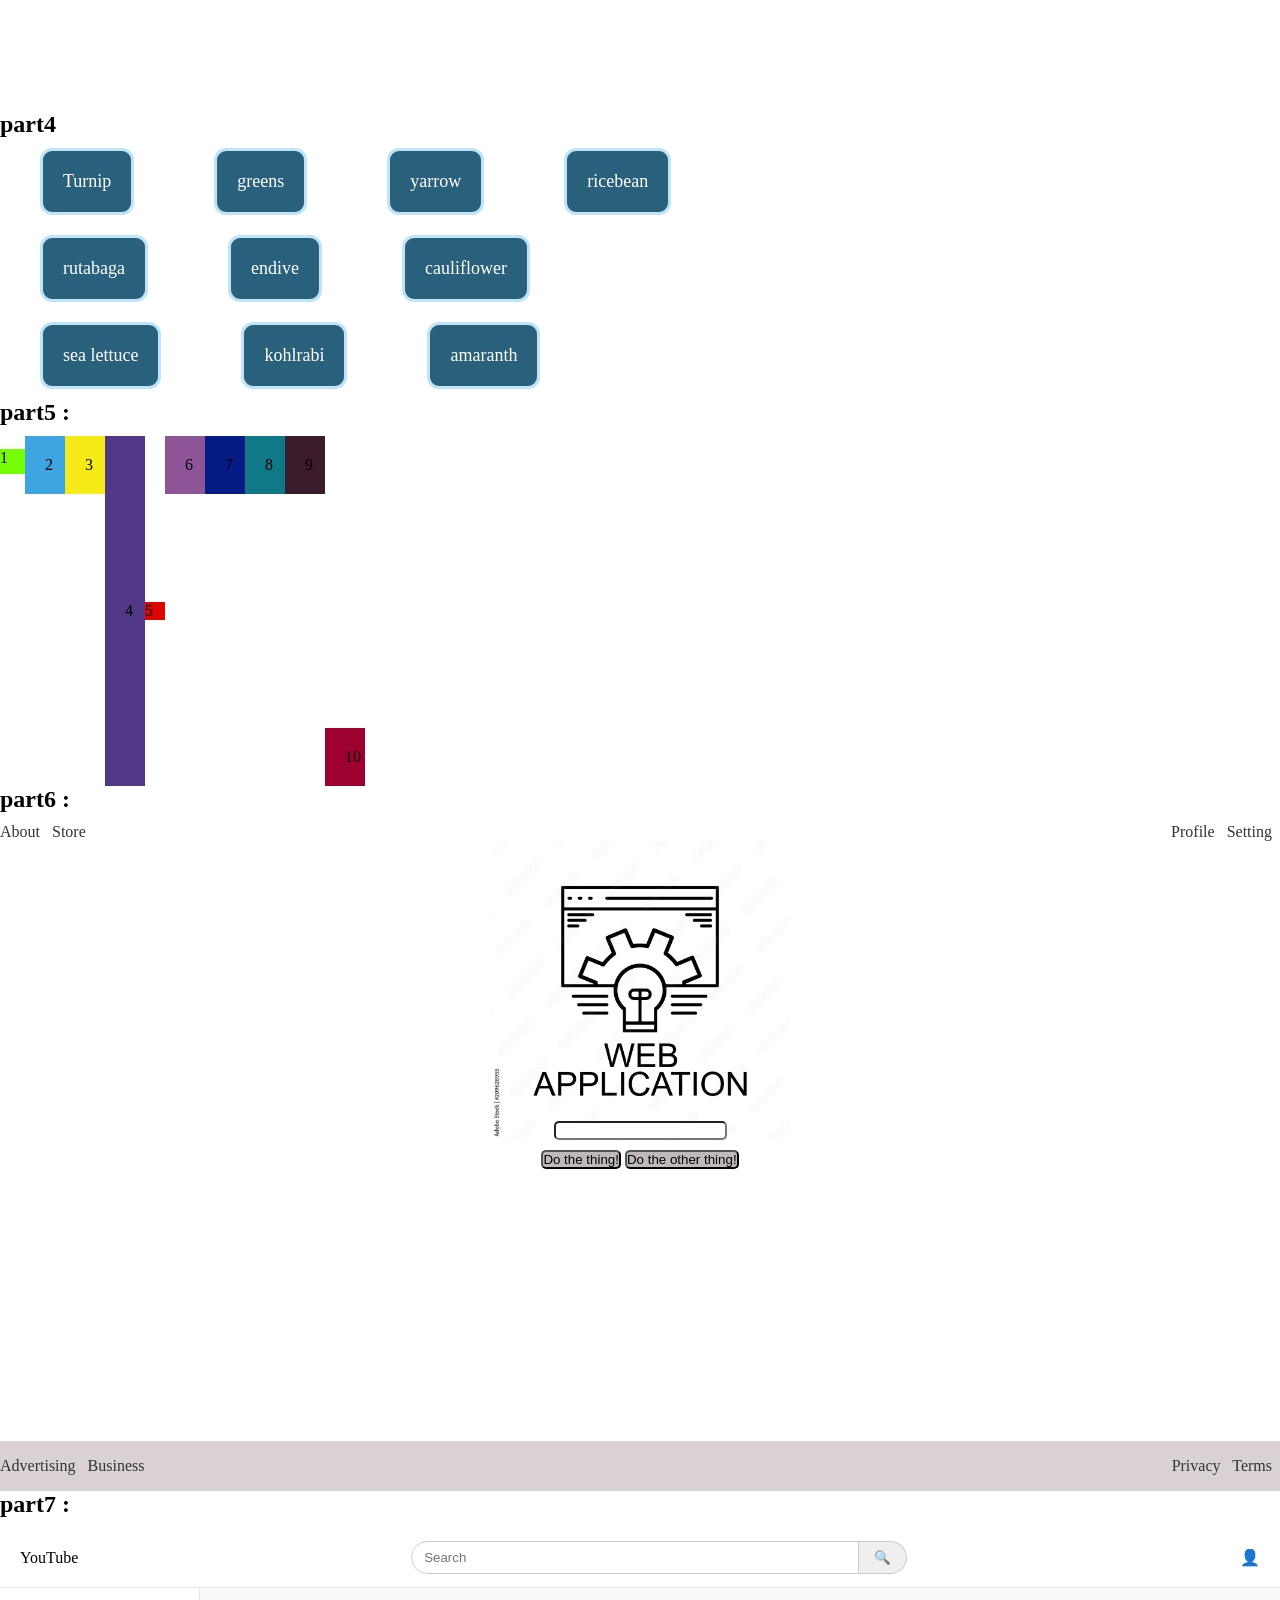
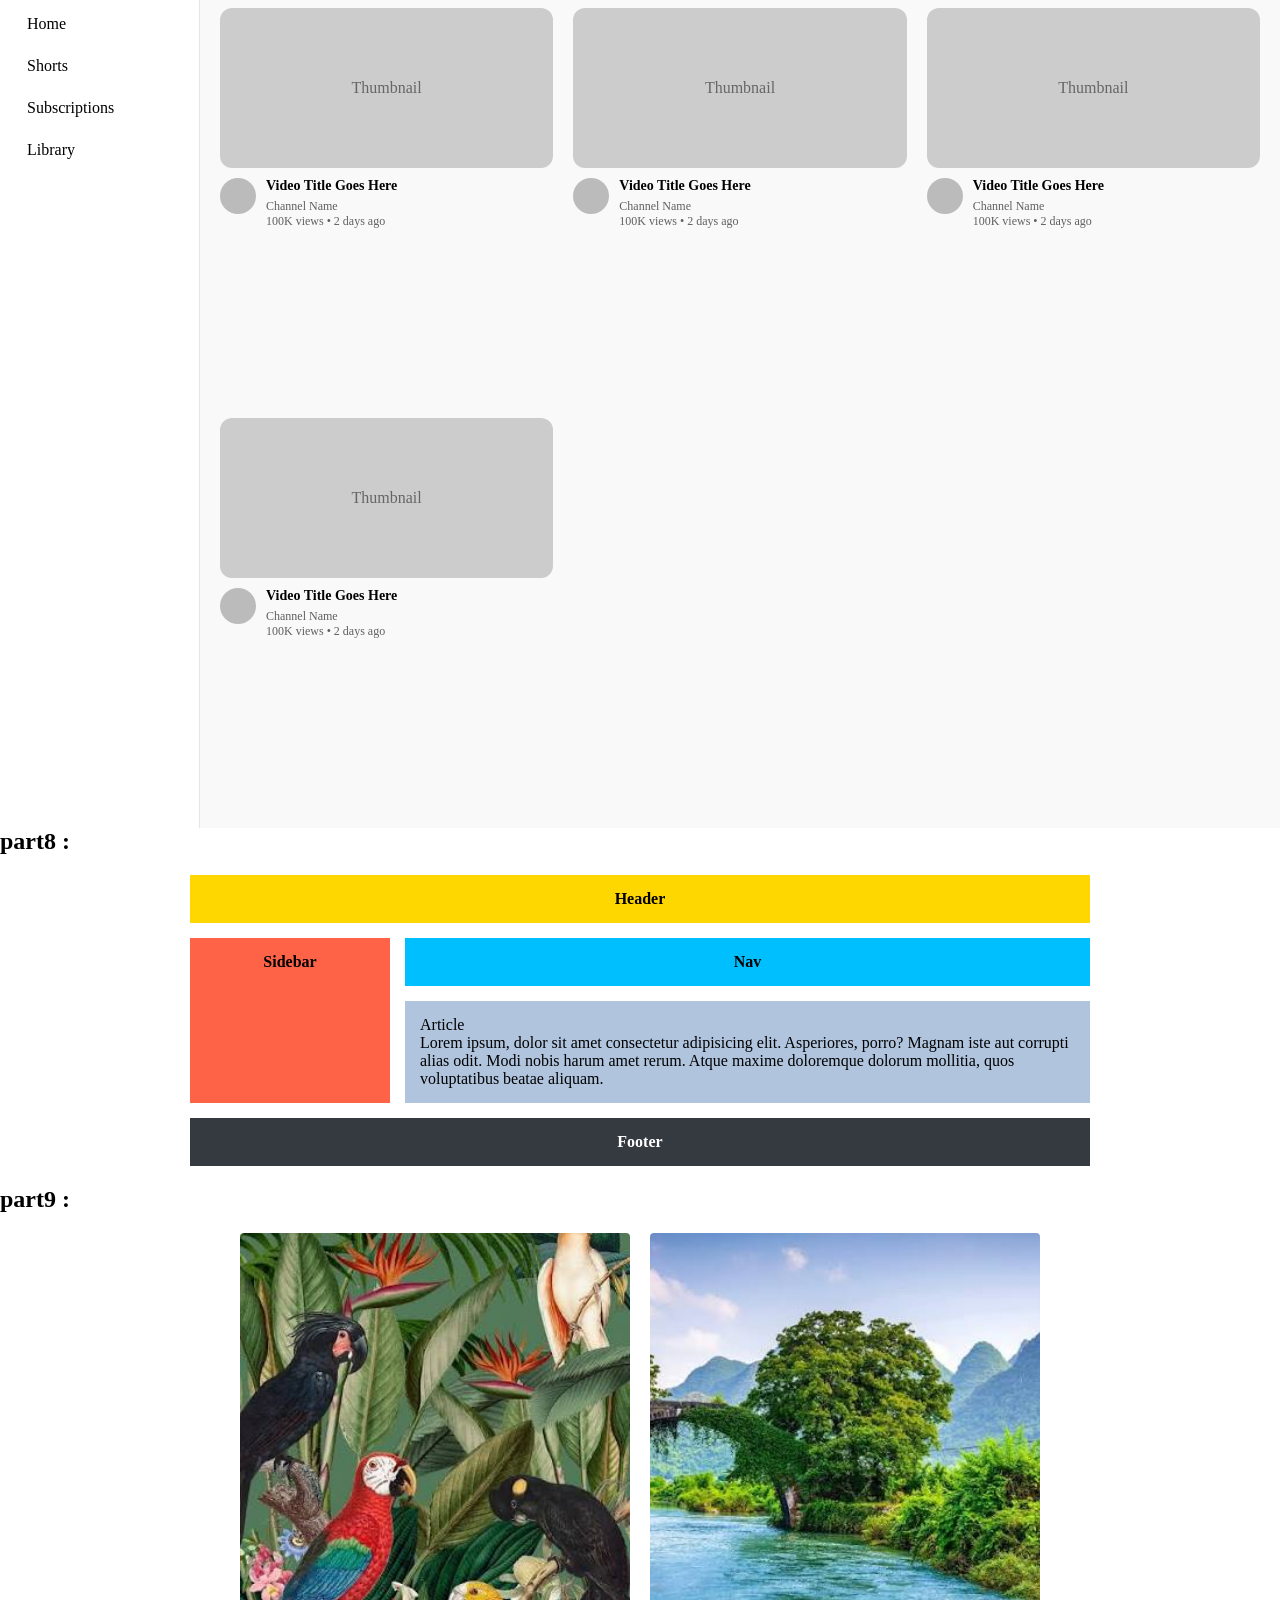
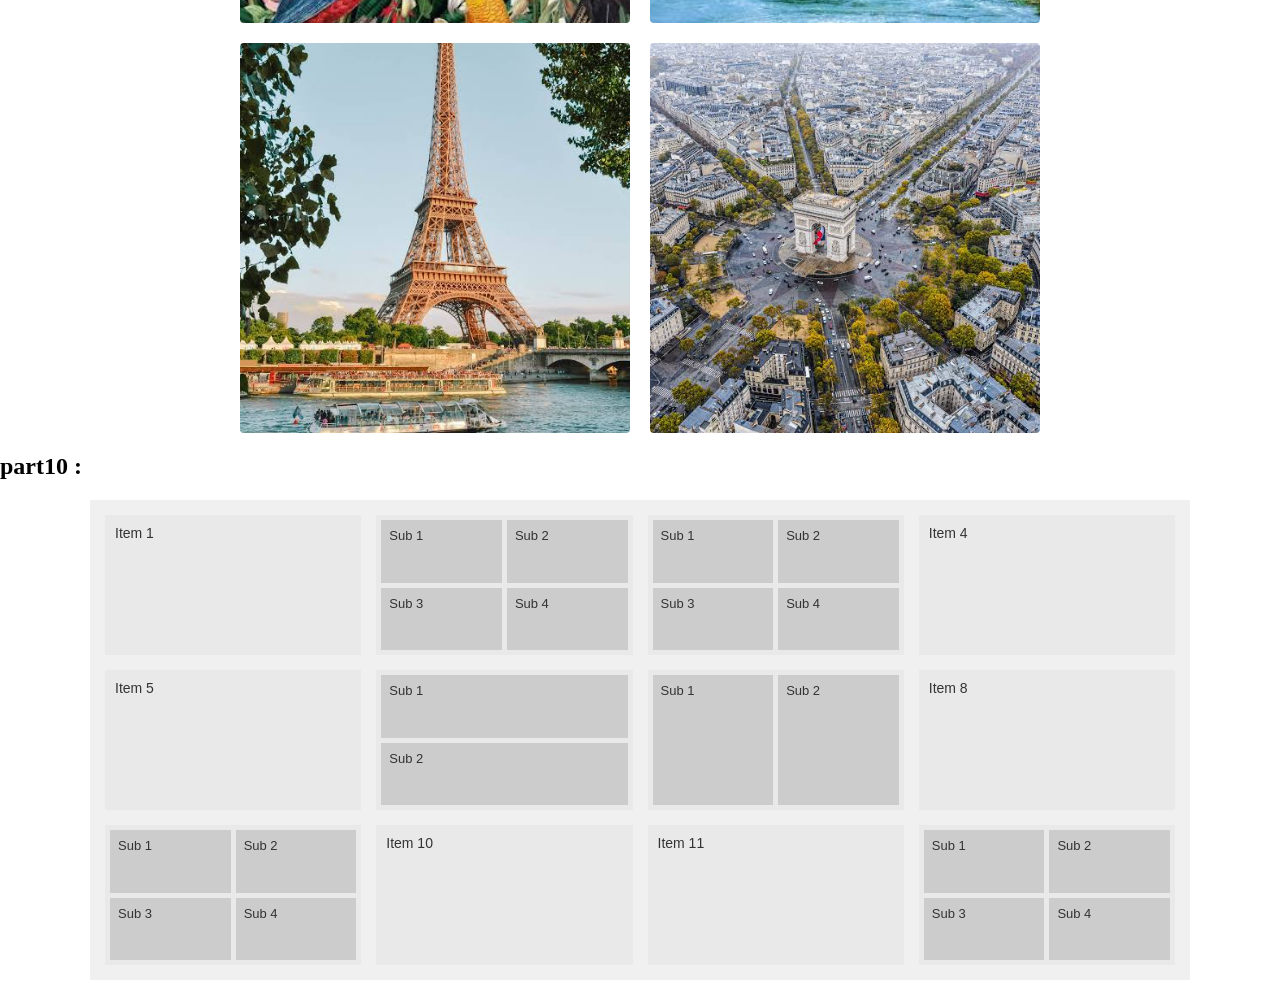
<file: task4/grid.html>
<!DOCTYPE html>
<html lang="en">
<head>
    <meta charset="UTF-8">
    <meta name="viewport" content="width=device-width, initial-scale=1.0">
    <title>task 4 (grid and flexbox)</title>
    <link rel="stylesheet" href="gridsdesin.css">
</head>
<body>
     <h2 class="headers">part1 :</h2>
    <section class="part1">
       
        <div></div>
         <div></div>
          <div></div>
           <div id="div4"></div>
           </section>
        <h2 class="headers">part2 :</h2>
        <section class="part2">
            <div id="outer">
              <div id="inner"> Center me</div>
            </div>
          </section>
   <h2 class="headers">part3 :</h2>
    <section class="part3">
       
        <div id="div1"> i am small</div>
         <div> i have more content than the very small item</div>
          <div id="div3"> i have lots of content so much content that i dont know where it is all going to.I'm glad that CSS is pretty good at dealing with situations where we end up with more words than expected !</div>
           </section>
           <h2>part4</h2>
           <section class="part4">
           
    <div>Turnip</div>
    <div >greens</div>
    <div >yarrow</div>
    <div >ricebean</div>
    <div >rutabaga</div>
    <div >endive</div>
    <div >cauliflower</div>
    <div >sea lettuce</div>
    <div >kohlrabi</div>
    <div >amaranth</div>
  
           </section>
            <h2 class="headers">part5 :</h2>
           
   

           <section class="part5">
            <div class="dc1">
       <div id="d1">1</div> </div>
    <div id="d2">
        2
    </div>
    <div id="d3" >3</div>
    <div  id="d4">4</div>
    <div  id="d5">5</div>
    <div id="d6" >6</div>
    <div id="d7" >7</div>
    <div id="d8" >8</div>
    <div id="d9">9</div>
    <div  id="d10">10</div>
  
           </section>
          <h2 class="headers">part6 :</h2> 
   
<header class="navbar">
    <div class="sec1">
        <a>About</a>
        <a>Store</a>
    </div>
     <div class="sec2">
        <a>Profile</a>
        <a>Setting</a>
    </div>
</header>
<section class="hero">
    <div class="img"><img src="webimg.jpg"></div>
<div> <input type="search" id="search" ></div>
<div class="btn">
    <button>Do the thing!</button>
      <button>Do the  other thing!</button>
</div>
</section>
   
<footer class="fbar">
    <div class="sec1">
        <a>Advertising</a>
        <a>Business</a>
    </div>
     <div class="sec2">
        <a>Privacy</a>
        <a>Terms</a>
    </div>
</footer>
<h2 class="headers">part7 :</h2>
<section class="youtube-container">
 
  <header class="header">
    <div class="logo">YouTube</div>
    <div class="search-bar">
      <input type="text" placeholder="Search" />
      <button>🔍</button>
    </div>
    <div class="icons">👤</div>
  </header>


  <aside class="sidebar">
    <ul>
      <li>Home</li>
      <li>Shorts</li>
      <li>Subscriptions</li>
      <li>Library</li>
    </ul>
  </aside>

  <main class="video-grid">

    <div class="video-card">
      <div class="thumbnail">Thumbnail</div>
      <div class="video-details">
        <div class="avatar"></div>
        <div class="info">
          <h4>Video Title Goes Here</h4>
          <p>Channel Name</p>
          <p>100K views • 2 days ago</p>
        </div>
      </div>
    </div>

    <div class="video-card">
      <div class="thumbnail">Thumbnail</div>
      <div class="video-details">
        <div class="avatar"></div>
        <div class="info">
          <h4>Video Title Goes Here</h4>
          <p>Channel Name</p>
          <p>100K views • 2 days ago</p>
        </div>
      </div>
    </div>

    <div class="video-card">
      <div class="thumbnail">Thumbnail</div>
      <div class="video-details">
        <div class="avatar"></div>
        <div class="info">
          <h4>Video Title Goes Here</h4>
          <p>Channel Name</p>
          <p>100K views • 2 days ago</p>
        </div>
      </div>
    </div>

    <div class="video-card">
      <div class="thumbnail">Thumbnail</div>
      <div class="video-details">
        <div class="avatar"></div>
        <div class="info">
          <h4>Video Title Goes Here</h4>
          <p>Channel Name</p>
          <p>100K views • 2 days ago</p>
        </div>
      </div>
    </div>
  </main>
</section>
<h2 class="headers">part8 :</h2>
<section  class="grid1">
<div id="headcell">Header</div>
<div id="sb">Sidebar</div>
<div id="nav">Nav</div>
<div id="article">Article
    <p> Lorem ipsum, dolor sit amet consectetur adipisicing elit. Asperiores, porro? Magnam iste aut corrupti alias odit. Modi nobis harum amet rerum. Atque maxime doloremque dolorum mollitia, quos voluptatibus beatae aliquam.</p>
</div>
<div id="footer">Footer</div>
</section>
<h2 class="headers">part9 :</h2>
<section class="p9">
    <div><img src="wall1.jpg"></div>
      <div><img src="wall2.jpg"></div>
        <div><img src="wall3.jpg"></div>
          <div><img src="wall4.jpg"></div>
</section>
<h2 class="headers">part10 :</h2>
<section class="main-grid">

  <div class="item">Item 1</div>
  <div class="item sub-grid-4">
    <div>Sub 1</div><div>Sub 2</div>
    <div>Sub 3</div><div>Sub 4</div>
  </div>
  <div class="item sub-grid-4">
    <div>Sub 1</div><div>Sub 2</div>
    <div>Sub 3</div><div>Sub 4</div>
  </div>
  <div class="item">Item 4</div>


  <div class="item">Item 5</div>
  <div class="item sub-grid-rows">
    <div>Sub 1</div>
    <div>Sub 2</div>
  </div>
  <div class="item sub-grid-cols">
    <div>Sub 1</div>
    <div>Sub 2</div>
  </div>
  <div class="item">Item 8</div>

  <div class="item sub-grid-4">
    <div>Sub 1</div><div>Sub 2</div>
    <div>Sub 3</div><div>Sub 4</div>
  </div>
  <div class="item">Item 10</div>
  <div class="item">Item 11</div>
  <div class="item sub-grid-4">
    <div>Sub 1</div><div>Sub 2</div>
    <div>Sub 3</div><div>Sub 4</div>
  </div>
</section>
</body>
</html>
</file>
<file: task 3(home page-working mama website)/homepage.css>
* {
    margin: 0;
    padding: 0;
    box-sizing: border-box;  
}
body{
font-family: Arial, sans-serif;
background-color: #fffaf7;
color: #333;
    line-height: 1.6 ;
}
#logo{
    font-weight: bold;
    font-size: 28px;
    color: #b86b77;
    margin-left:20px;
}

header{
    display: flex;
       justify-content: space-between;
       background-color: white;
       height:60px;
       align-items: center;
       padding: 30px;
   
}
nav a{
    text-decoration: none;
    color: #333;
    margin:0px 10px;
}

nav a:hover  {
  color: #b86b77;
}

.btn {
  display: inline-block;
    background-color: #8e3c48;
    color: white;
    padding: 12px 25px;
    border-radius: 25px;
    text-decoration: none;
    margin-top:  30px;
    margin-left: 20%;
}
.btn:hover {
    background-color: #200505;
}

.btn2{
   background-color: #631a25;
    color: white;
    border-radius: 10px;
    padding: 10px;
}
.btn2 a{
    text-decoration: none;
    color: #f8dbdb;
    font-weight: bold;
    
}
 .btn2:hover{
      background-color: #200505;

    }

 
.hero {
       
  
    display: flex;
    align-items: center;
    justify-content: space-between;
     gap: 40px;
  
}
.hero-txt{
    width:50%;
}
.hero-txt h1{
       color: #ae5d5d;
       
       font-size: 48px;
       margin-left: 40px;
}
.hero-txt p{
    max-width: 500px;
    font-size: 28px;
     margin-left: 80px;

}
.hero-img {
    width: 45%;
}
.hero-img img {
    width: 100%;
    border-radius: 20px;
}

.purpos{
    background-color: #ffece7;
  text-align: center;
  
}
.purpos h2{
     color: #5e1d27;
     margin-bottom: 20px;
}
.purpos p{
  
       font-size: 18px;
}
.services-txt{
    align-items: center;
    text-align: center;
}


.services-txt h4{
     color: #b24051;

}
.services-txt h3{
     color: #5e1d27;
     
}
.cards-sec {
    display: grid;
    grid-template-columns: repeat(3, 1fr); 
    max-width: 1200px;
    margin: 0 auto;   
}
.cards {
    background-color: #f7bbbb;
    padding: 20px;     
    text-align: center;
    border-radius: 8px; 
    margin: 20px;;
}

.community{
   background-color: #ffece7;
  text-align: center;
margin-bottom: 30px;}

  .community h4{
   color: #6b2d45;
  }
  .community h2{
   color: #801e44;
  }
  .community p{
   margin-bottom: 10px;
  }
  .contact{
   background-color: #ffece7;
  text-align: center;}

  .contact h4{
   color: #6b2d45;
  }
  .contact h3{
   color: #801e44;
  }

  .contact p{
   margin-bottom: 10px;
  }
</file>
<file: task4/grid-flex-design.css>
*{
    margin: 0;
    padding: 0;
    box-sizing: border-box;
}
.headers{
    margin-bottom: 10px;
}
.part1{
    background-color: #991190;
   height:400px;
   width:700px
   ;
    display: flex;
     
}
#div4{
    margin-right:200px;

}
.part1 div{
    background-color: white;
    width:300px;
    height:150px;
    margin: 10px;
}
.part2{

   height: 600px;
   width: 800px;;
    
}

#outer{
  width:50%;  
  height: 50%;
  background-color: white;
  border :3px solid #6c8a99;
  border-radius: 12px;
}
#inner{
  width:100px; 
  height: 30px;
  border :2px solid ;
  background-color: #29607b;
  color: white;
  padding-left: 10px;
  margin :auto;
  margin-top:132px;
padding-top:3px;

}
.part3{
  display: flex;  
  width: 800px;
  height: 600px;
     justify-content: center;
}
.part3 div{
    width:500px;
    height: 300px;
     border :3px solid #6c8a99;
  border-radius: 12px;
    background-color: #29607b;
    color:white;
    padding:10px;
   font-size:20px;
 
}
   
#div3{
    line-height: 1.6;
    font-size:20px;
}
#div1{
    margin-left:150px;
}
.part4{
    display: flex;

    flex-wrap: wrap;
    max-width: 750px;
    align-items: center;
   
   

}
.part4 div{
    background-color: #29607b;
    margin:10px 40px;
    padding: 20px;
     border :3px solid #bfe4f7;
  border-radius: 12px;
  color: white;
   align-content: center;
   font-size: 18px;
}
.part5 {
    display: flex;  
    height: 350px;

}

#d1 {
    width: 25px;
    height: 25px;
    background-color: #76ff03;
    
    align-self: center;
    justify-content: center;
    align-items: center;
}
.dc1{
    display: flex;
    height: 50px; ;
}
#d2{ width: 20px;
     padding: 20px;
    align-items: center;
   align-content: center;
    background-color: rgb(63, 164, 226);
    align-self: flex-start;
    
}
#d3{
     padding: 20px; width: 20px;
   align-content: center;
    background-color: rgb(246, 235, 24);
    align-self:flex-start;
}
#d4{
     padding: 20px;
     width: 20px;
   align-content: center;
    background-color: rgb(81, 56, 134);
    align-self:stretch;
}
#d5{
    width: 20px;
   
    background-color: rgb(221, 4, 4);
    align-self: center;
}
#d6{
     padding: 20px;
    width: 20px;
   align-content: center;
    background-color: rgb(141, 84, 151);
    align-self:flex-start;
}
#d7{
     padding: 20px;
    width: 20px;
   align-content: center;
    background-color: rgb(5, 27, 134);
    align-self: flex-start;
}
#d8{
     padding: 20px;
    width: 20px;
   align-content: center;
    background-color: rgb(15, 121, 135);
    align-self: flex-start;
}
#d9{
     padding: 20px;
    width: 20px;
   align-content: center;
    background-color: rgb(59, 28, 44);
    align-self: flex-start;
}
#d10{
    width: 20px;

   align-content: center;
    background-color: rgb(158, 0, 50);
    align-self: flex-end;
     padding: 20px;
}
.navbar{
    display: flex;
    color: #333;
    justify-content: space-between;
}
.sec1 a{
    margin-right:8px;
}
.sec2 a{
    margin-right:8px;
}
.sec1 a:hover{
    color: rgb(17, 26, 149);
}
.sec2 a:hover{
    color: rgb(17, 26, 149);
}
.img {
    width: 300px;
    height: 280px;
}
.img img{
    width:100%;
}
.hero{
    display: flex;
    flex-flow: column;
    align-items:center;
    align-content: center;
    height: 600px;
}
.btn button{
    margin-top:10px;
    background-color: #bfb9b9;
  border-radius: 5px;
}
#search{
    border-radius: 5px;
}
.fbar{
        display: flex;
        color: #333;
    justify-content: space-between;
    background-color: #dad2d2;
    height:50px;
    align-items: center;
    align-content: center;
}
.youtube-container {
  display: grid;
  grid-template-columns: 200px 1fr;
  grid-template-rows: 60px 1fr;  
  grid-template-areas:
    "header header"
    "sidebar main";
  height: 100vh;
}


.header {
  grid-area: header;
  display: flex;
  justify-content: space-between;
  align-items: center;
  padding: 0 20px;
  border-bottom: 1px solid #e5e5e5;
  background-color: #fff;
}

.search-bar {
  display: flex;
  width: 40%;
}

.search-bar input {
  width: 100%;
  padding: 8px 12px;
  border: 1px solid #ccc;
  border-radius: 20px 0 0 20px;
}

.search-bar button {
  padding: 8px 15px;
  border: 1px solid #ccc;
  border-left: none;
  border-radius: 0 20px 20px 0;
  cursor: pointer;
}


.sidebar {

  border-right: 1px solid #e5e5e5;
  padding: 15px;
  background-color: #fff;
}

.sidebar ul {
  list-style: none;
}

.sidebar li {
  padding: 12px;
  border-radius: 8px;
}

.sidebar li:hover {
  background-color: #f2f2f2;
}

.video-grid {
 
  display: grid;
  grid-template-columns: repeat(3,300px);
  gap: 20px;
  padding: 20px;
  background-color: #f9f9f9;
}

.video-grid div{
  background-color: #d6c0c0

}



.grid1{
  display: grid;
max-width: 400px;
gap:10px;
margin: auto;

grid-template-columns: repeat(2,1fr);
}
#headcell{
  font-weight: bold;
  text-align: center;
  padding:10px ;
  color: white;
  grid-column: span 2;
  background-color: yellow;
}
#sb{
  grid-row:span 2;
    color: white;
  background-color: rgb(241, 156, 50);
}
#nav{
  font-weight: bold;
  text-align: center;
  padding:10px ;
    color: white;
  background-color: rgb(64, 141, 230);
}
#article{
    color: white;
  background-color: rgb(151, 154, 158);
}
#footer{
  font-weight: bold;
  text-align: center;
  padding:10px ;
    grid-column: span 2;
    color: white;
  background-color: rgb(52, 102, 168);
}

.p9 {
  display: grid;
  grid-template-columns: repeat(2, 1fr); 
  gap: 20px;                             
  max-width: 800px;
  margin: 20px auto;
}


.p9 div {

  aspect-ratio: 1 / 1; 
  border-radius: 4px;
}


.p9 img {
  width: 100%;
  height: 100%;
  object-fit: cover;

}


.main-grid {
  display: grid;
  grid-template-columns: repeat(4, 1fr);
  gap: 15px;
  background-color: #f0f0f0;
  padding: 15px;
  font-family: Arial, sans-serif;
  max-width: 1100px;
  margin: 20px auto;
}


.item {
  background-color: #e9e9e9;
  min-height: 140px;
  padding: 10px;
  box-sizing: border-box;
  font-size: 14px;
  color: #333;
}


.sub-grid-4 div,
.sub-grid-rows div,
.sub-grid-cols div {
  background-color: #cccccc;
  padding: 8px;
  font-size: 13px;

}


.sub-grid-4 {
  display: grid;
  grid-template-columns: 1fr 1fr;
  gap: 5px;
  padding: 5px;
}


.sub-grid-rows {
  display: grid;
  grid-template-rows: 1fr 1fr;
  gap: 5px;
  padding: 5px;
}


.sub-grid-cols {
  display: grid;
  grid-template-columns: 1fr 1fr;
  gap: 5px;
  padding: 5px;
}
</file>
<file: task4/gridsdesin.css>
*{
    margin: 0;
    padding: 0;
    box-sizing: border-box;
}
.headers{
    margin-bottom: 10px;
}
.part1{
    background-color: #991190;
   height:400px;
   width:700px
   ;
    display: flex;
     
}
#div4{
    margin-right:200px;

}
.part1 div{
    background-color: white;
    width:300px;
    height:150px;
    margin: 10px;
}
.part2{

   height: 600px;
   width: 800px;;
    
}

#outer{
  width:50%;  
  height: 50%;
  background-color: white;
  border :3px solid #6c8a99;
  border-radius: 12px;
}
#inner{
  width:100px; 
  height: 30px;
  border :2px solid ;
  background-color: #29607b;
  color: white;
  padding-left: 10px;
  margin :auto;
  margin-top:132px;
padding-top:3px;

}
.part3{
  display: flex;  
  width: 800px;
  height: 600px;
     justify-content: center;
}
.part3 div{
    width:500px;
    height: 300px;
     border :3px solid #6c8a99;
  border-radius: 12px;
    background-color: #29607b;
    color:white;
    padding:10px;
   font-size:20px;
 
}
   
#div3{
    line-height: 1.6;
    font-size:20px;
}
#div1{
    margin-left:150px;
}
.part4{
    display: flex;

    flex-wrap: wrap;
    max-width: 750px;
    align-items: center;
   
   

}
.part4 div{
    background-color: #29607b;
    margin:10px 40px;
    padding: 20px;
     border :3px solid #bfe4f7;
  border-radius: 12px;
  color: white;
   align-content: center;
   font-size: 18px;
}
.part5 {
    display: flex;  
    height: 350px;

}

#d1 {
    width: 25px;
    height: 25px;
    background-color: #76ff03;
    
    align-self: center;
    justify-content: center;
    align-items: center;
}
.dc1{
    display: flex;
    height: 50px; ;
}
#d2{ width: 20px;
     padding: 20px;
    align-items: center;
   align-content: center;
    background-color: rgb(63, 164, 226);
    align-self: flex-start;
    
}
#d3{
     padding: 20px; width: 20px;
   align-content: center;
    background-color: rgb(246, 235, 24);
    align-self:flex-start;
}
#d4{
     padding: 20px;
     width: 20px;
   align-content: center;
    background-color: rgb(81, 56, 134);
    align-self:stretch;
}
#d5{
    width: 20px;
   
    background-color: rgb(221, 4, 4);
    align-self: center;
}
#d6{
     padding: 20px;
    width: 20px;
   align-content: center;
    background-color: rgb(141, 84, 151);
    align-self:flex-start;
}
#d7{
     padding: 20px;
    width: 20px;
   align-content: center;
    background-color: rgb(5, 27, 134);
    align-self: flex-start;
}
#d8{
     padding: 20px;
    width: 20px;
   align-content: center;
    background-color: rgb(15, 121, 135);
    align-self: flex-start;
}
#d9{
     padding: 20px;
    width: 20px;
   align-content: center;
    background-color: rgb(59, 28, 44);
    align-self: flex-start;
}
#d10{
    width: 20px;

   align-content: center;
    background-color: rgb(158, 0, 50);
    align-self: flex-end;
     padding: 20px;
}
.navbar{
    display: flex;
    color: #333;
    justify-content: space-between;
}
.sec1 a{
    margin-right:8px;
}
.sec2 a{
    margin-right:8px;
}
.sec1 a:hover{
    color: rgb(17, 26, 149);
}
.sec2 a:hover{
    color: rgb(17, 26, 149);
}
.img {
    width: 300px;
    height: 280px;
}
.img img{
    width:100%;
}
.hero{
    display: flex;
    flex-flow: column;
    align-items:center;
    align-content: center;
    height: 600px;
}
.btn button{
    margin-top:10px;
    background-color: #bfb9b9;
  border-radius: 5px;
}
#search{
    border-radius: 5px;
}
.fbar{
        display: flex;
        color: #333;
    justify-content: space-between;
    background-color: #dad2d2;
    height:50px;
    align-items: center;
    align-content: center;
}
.youtube-container {
  display: grid;
  grid-template-columns: 200px 1fr;
  grid-template-rows: 60px 1fr;  
  grid-template-areas:
    "header header"
    "sidebar main";
  height: 100vh;
}


.header {
  grid-area: header;
  display: flex;
  justify-content: space-between;
  align-items: center;
  padding: 0 20px;
  border-bottom: 1px solid #e5e5e5;
  background-color: #fff;
}

.search-bar {
  display: flex;
  width: 40%;
}

.search-bar input {
  width: 100%;
  padding: 8px 12px;
  border: 1px solid #ccc;
  border-radius: 20px 0 0 20px;
}

.search-bar button {
  padding: 8px 15px;
  border: 1px solid #ccc;
  border-left: none;
  border-radius: 0 20px 20px 0;
  cursor: pointer;
}


.sidebar {
  grid-area: sidebar;
  border-right: 1px solid #e5e5e5;
  padding: 15px;
  background-color: #fff;
}

.sidebar ul {
  list-style: none;
}

.sidebar li {
  padding: 12px;
  cursor: pointer;
  border-radius: 8px;
}

.sidebar li:hover {
  background-color: #f2f2f2;
}

.video-grid {
  grid-area: main;
  display: grid;
 
  grid-template-columns: repeat(auto-fill, minmax(250px, 1fr));
  gap: 20px;
  padding: 20px;
  overflow-y: auto;
  background-color: #f9f9f9;
}


.video-card {
  display: flex;
  flex-direction: column;
  gap: 10px;
}

.thumbnail {
  width: 100%;
  height: 160px;
  background-color: #ccc;
  border-radius: 12px;
  display: flex;
  align-items: center;
  justify-content: center;
  color: #666;
}

.video-details {
  display: flex;
  gap: 10px;
}

.avatar {
  width: 36px;
  height: 36px;
  border-radius: 50%;
  background-color: #bbb;
  flex-shrink: 0;
}

.info h4 {
  font-size: 14px;
  margin-bottom: 5px;
}

.info p {
  font-size: 12px;
  color: #606060;
}
.grid1 {
  display: grid;

  grid-template-columns: 200px 1fr;
  gap: 15px;
  max-width: 900px;
  margin: 20px auto;
}


#headcell {
  grid-column: span 2;
  background-color: #FFD700;
  padding: 15px;
  text-align: center;
  font-weight: bold;
}


#sb {
  grid-row: span 2;
  background-color: #FF6347;
  padding: 15px;
  text-align: center;
  font-weight: bold;
}


#nav {
  background-color: #00BFFF;
  padding: 15px;
  text-align: center;
  font-weight: bold;
}


#article {
  background-color: #B0C4DE;
  padding: 15px;
}


#footer {
  grid-column: span 2;
  background-color: #343A40;
  color: white;
  padding: 15px;
  text-align: center;
  font-weight: bold;
}

.p9 {
  display: grid;
  grid-template-columns: repeat(2, 1fr); 
  gap: 20px;                             
  max-width: 800px;
  margin: 20px auto;
}


.p9 div {
  width: 100%;
  aspect-ratio: 1 / 1; 
  overflow: hidden;
  border-radius: 4px;
}


.p9 img {
  width: 100%;
  height: 100%;
  object-fit: cover;
  display: block;
}


.main-grid {
  display: grid;
  grid-template-columns: repeat(4, 1fr);
  gap: 15px;
  background-color: #f0f0f0;
  padding: 15px;
  font-family: Arial, sans-serif;
  max-width: 1100px;
  margin: 20px auto;
}


.item {
  background-color: #e9e9e9;
  min-height: 140px;
  padding: 10px;
  box-sizing: border-box;
  font-size: 14px;
  color: #333;
}


.sub-grid-4 div,
.sub-grid-rows div,
.sub-grid-cols div {
  background-color: #cccccc;
  padding: 8px;
  font-size: 13px;
  display: flex;
  align-items: flex-start;
}


.sub-grid-4 {
  display: grid;
  grid-template-columns: 1fr 1fr;
  grid-template-rows: 1fr 1fr;
  gap: 5px;
  padding: 5px;
}


.sub-grid-rows {
  display: grid;
  grid-template-rows: 1fr 1fr;
  gap: 5px;
  padding: 5px;
}


.sub-grid-cols {
  display: grid;
  grid-template-columns: 1fr 1fr;
  gap: 5px;
  padding: 5px;
}
</file>
